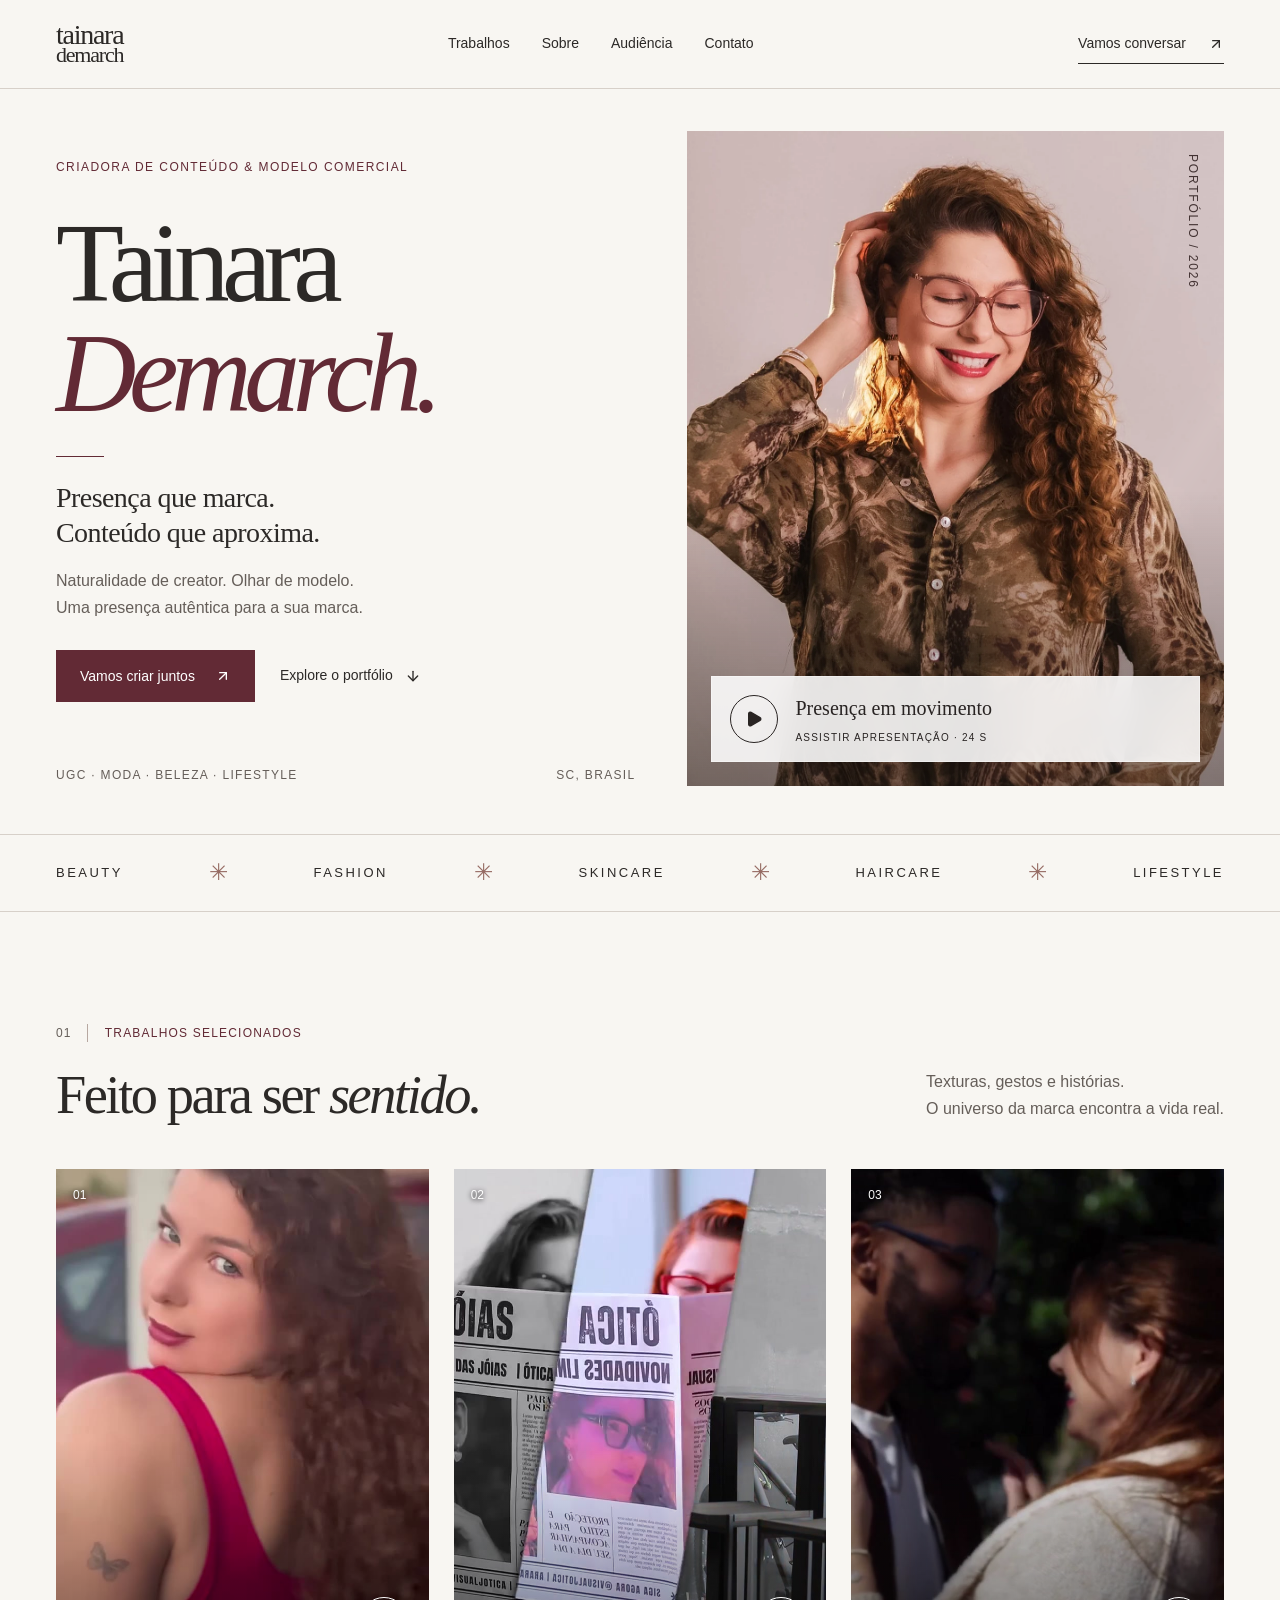
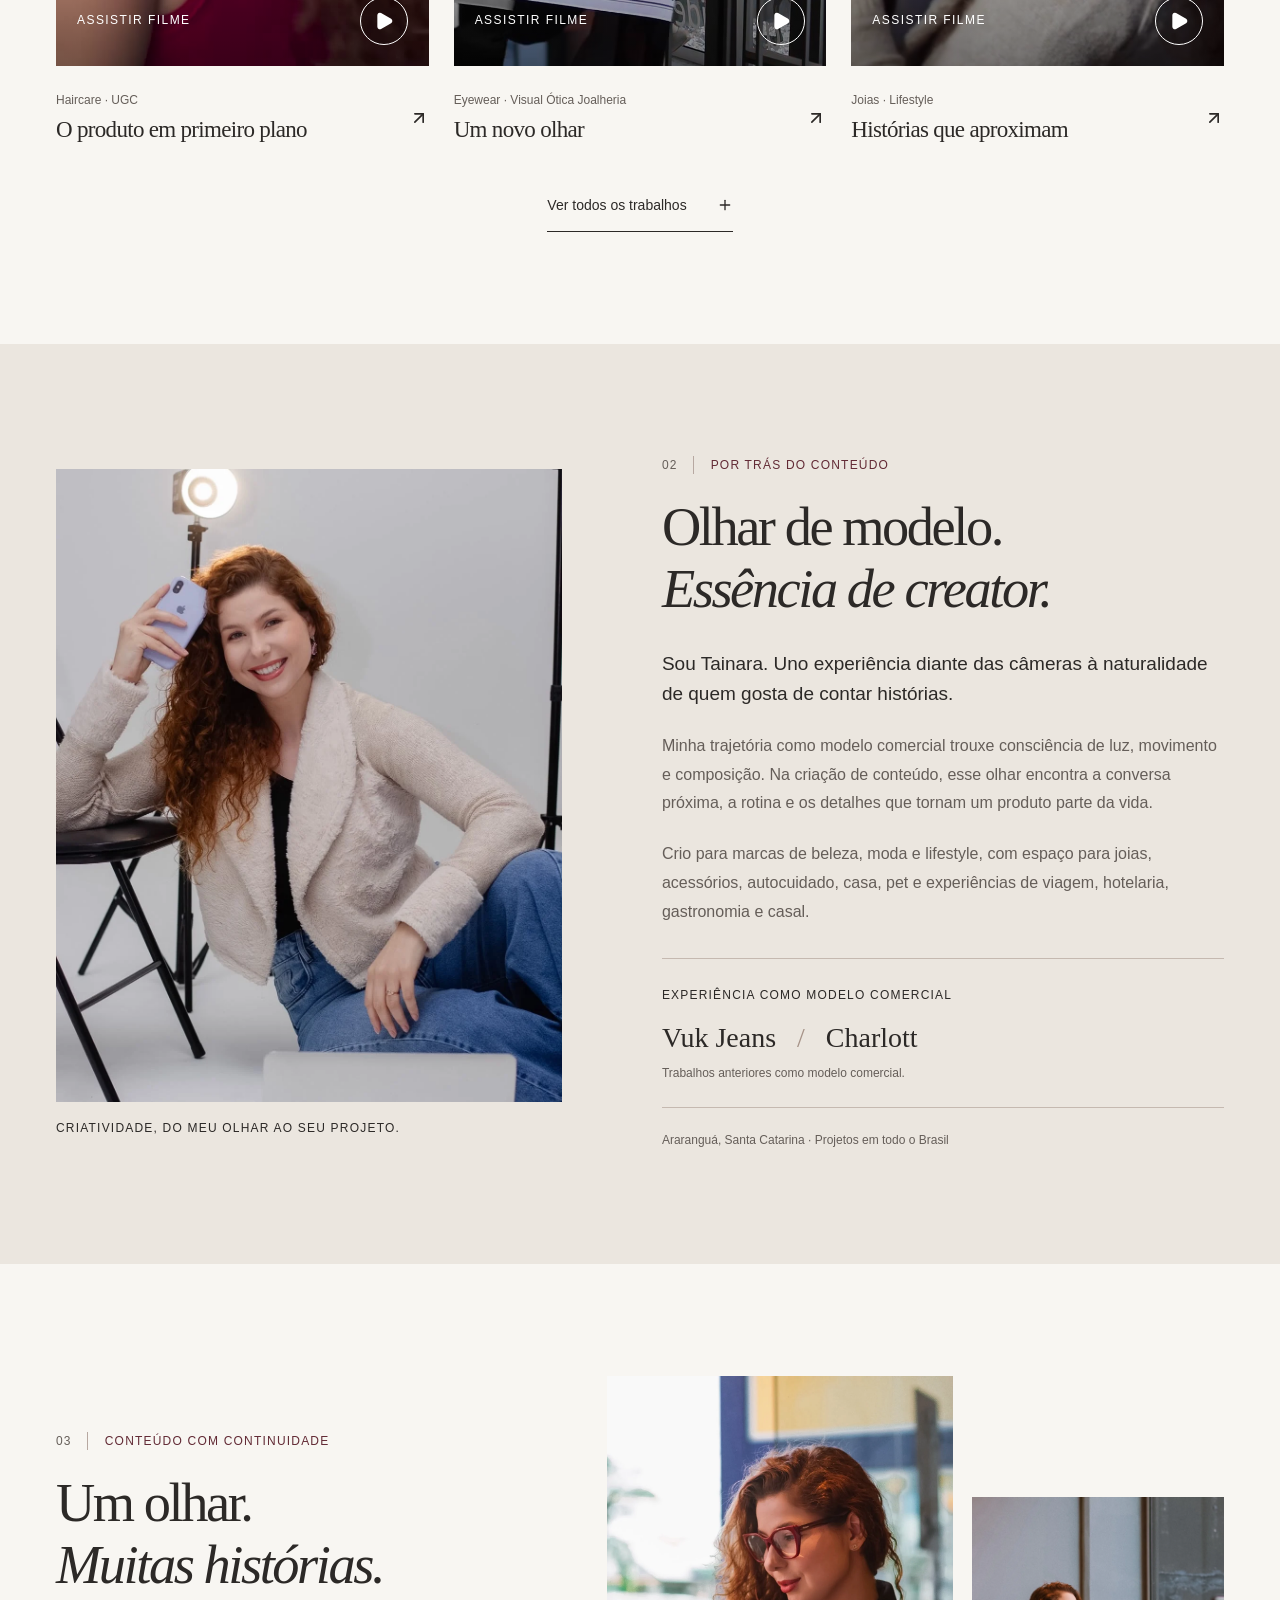
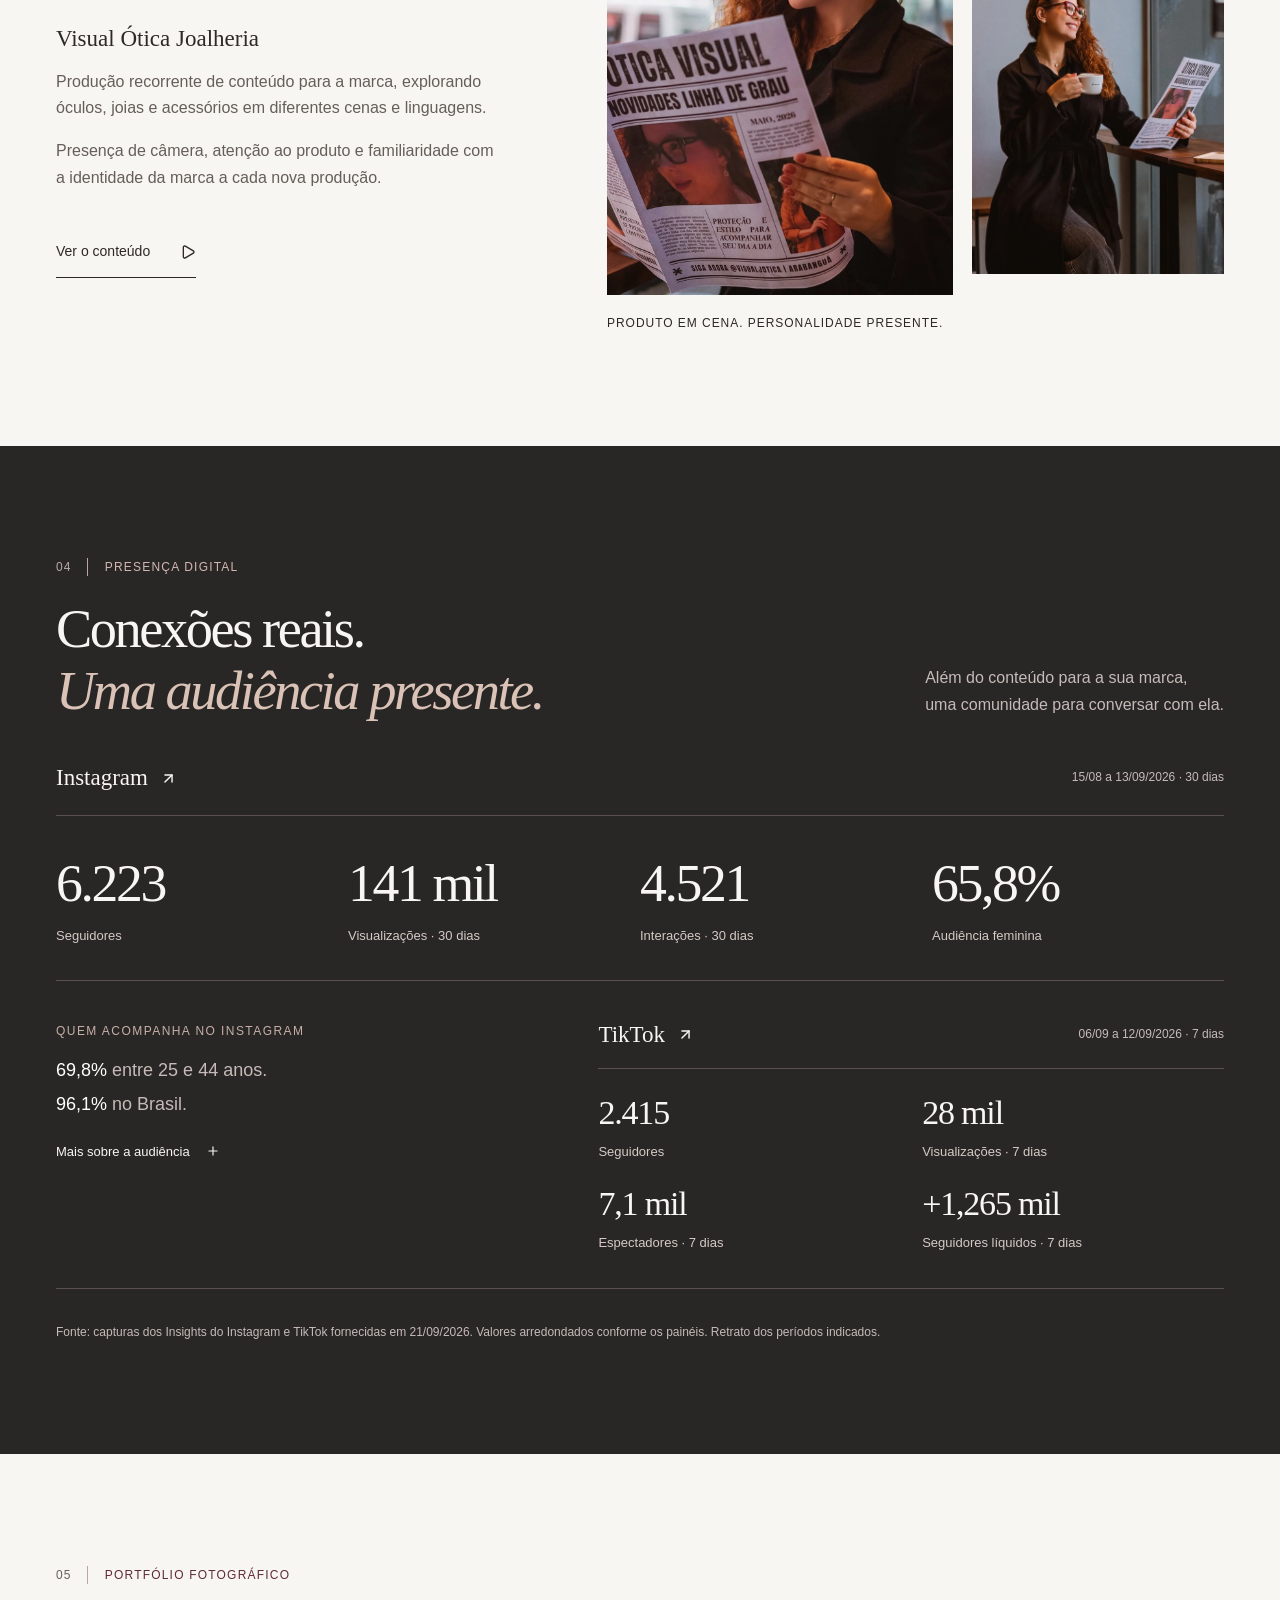
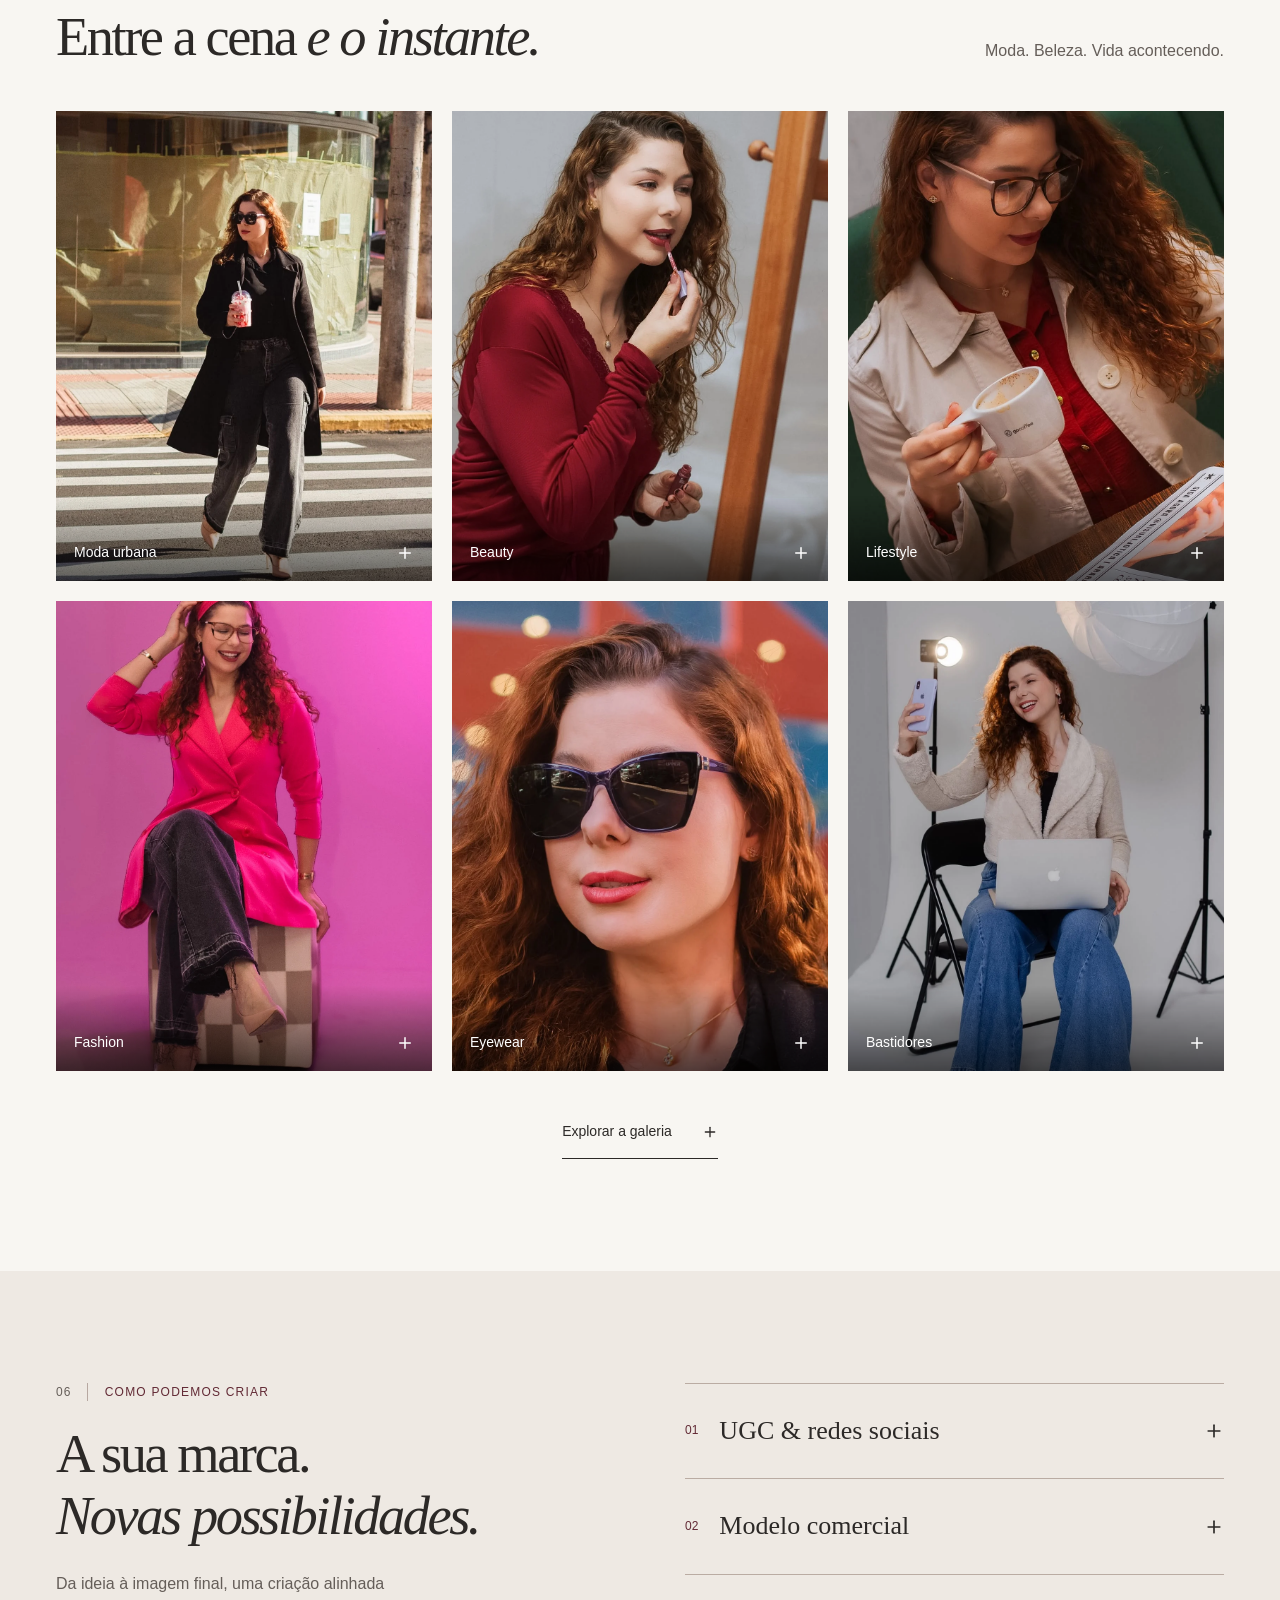
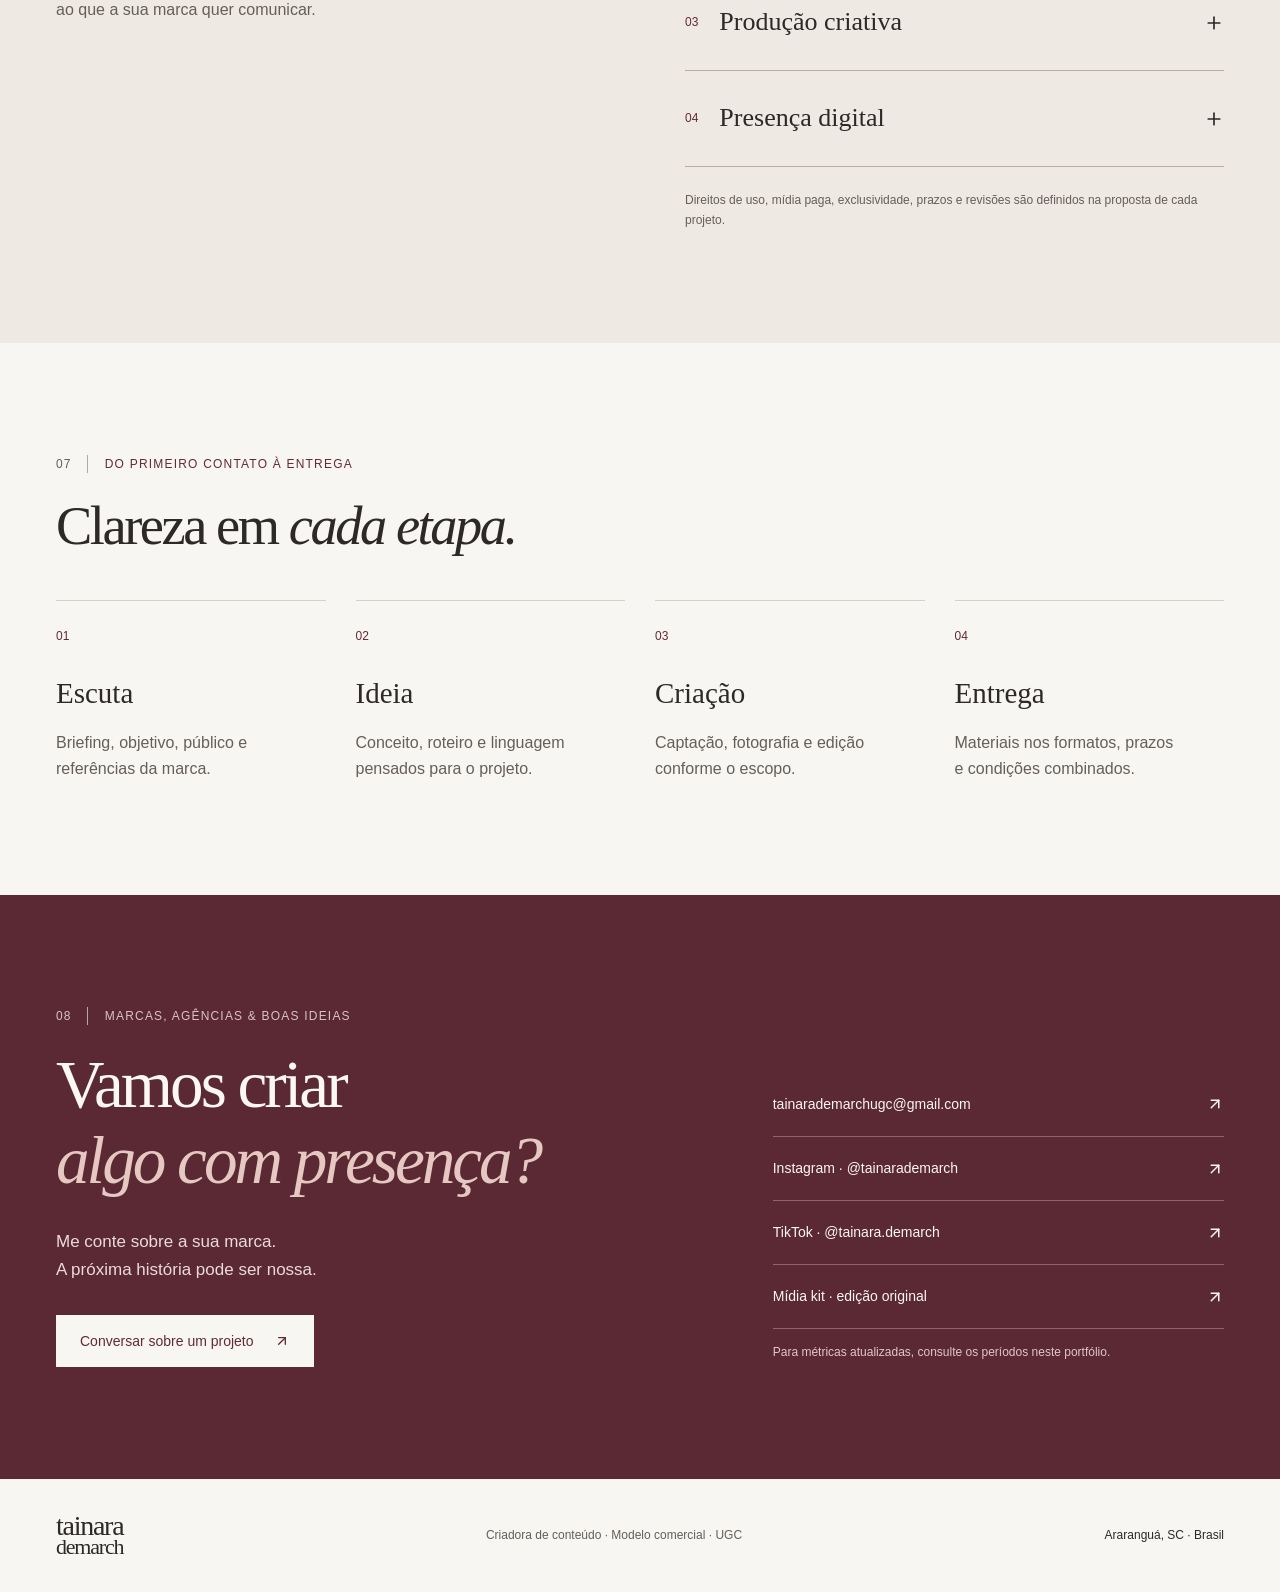
<file: index.html>
<!doctype html><html lang="pt-BR"><head><meta charset="utf-8"><meta name="viewport" content="width=device-width,initial-scale=1"><title>Tainara Demarch | Criadora de Conteúdo, UGC e Modelo Comercial</title><meta name="description" content="Naturalidade de creator e experiência de modelo comercial. Conheça os trabalhos de Tainara Demarch em beleza, moda, joias, eyewear e lifestyle. Araranguá, SC."><meta name="theme-color" content="#622a35"><link rel="canonical" href="https://tainarademarch.netlify.app/"><link rel="icon" href="/assets/favicon.svg"><meta property="og:type" content="website"><meta property="og:locale" content="pt_BR"><meta property="og:title" content="Tainara Demarch | Criadora de Conteúdo, UGC e Modelo Comercial"><meta property="og:description" content="Naturalidade de creator e experiência de modelo comercial. Beleza, moda e lifestyle."><meta property="og:url" content="https://tainarademarch.netlify.app/"><meta property="og:image" content="https://tainarademarch.netlify.app/assets/images/compartilhamento-tainara.jpg"><meta name="twitter:card" content="summary_large_image"><meta name="twitter:title" content="Tainara Demarch | Criadora de Conteúdo, UGC e Modelo Comercial"><meta name="twitter:description" content="Naturalidade de creator e experiência de modelo comercial. Beleza, moda e lifestyle."><meta name="twitter:image" content="https://tainarademarch.netlify.app/assets/images/compartilhamento-tainara.jpg">  <script type="module" crossorigin src="/assets/netlify-entry-4uy7aeze.js"></script>
  <link rel="stylesheet" crossorigin href="/assets/netlify-entry-dwkay1d4.css">
</head><body><div id="root"><link rel="preload" as="image" href="/assets/images/portrait-hero.webp" fetchPriority="high"/><a class="skip" href="#conteudo">Ir para o conteúdo</a><header class="nav-wrap"><nav class="nav shell" aria-label="Navegação principal"><a class="wordmark" href="#inicio" aria-label="Tainara Demarch, início">tainara<span>demarch</span></a><div class="nav-links " id="navigation"><a href="#trabalhos">Trabalhos</a><a href="#sobre">Sobre</a><a href="#audiencia">Audiência</a><a href="#contato">Contato</a></div><a class="nav-project" href="https://wa.me/5548998170835?text=Ol%C3%A1%2C%20Tainara!%20Gostaria%20de%20conversar%20sobre%20um%20projeto%20para%20minha%20marca." target="_blank" rel="noopener noreferrer">Vamos conversar <svg xmlns="http://www.w3.org/2000/svg" width="16" height="16" viewBox="0 0 24 24" fill="none" stroke="currentColor" stroke-width="2" stroke-linecap="round" stroke-linejoin="round" class="lucide lucide-arrow-up-right" aria-hidden="true"><path d="M7 7h10v10"></path><path d="M7 17 17 7"></path></svg></a><button data-slot="button" data-variant="ghost" data-size="default" class="inline-flex shrink-0 items-center justify-center gap-2 rounded-md text-sm font-medium whitespace-nowrap transition-all outline-none focus-visible:border-ring focus-visible:ring-[3px] focus-visible:ring-ring/50 disabled:pointer-events-none disabled:opacity-50 aria-invalid:border-destructive aria-invalid:ring-destructive/20 dark:aria-invalid:ring-destructive/40 [&amp;_svg]:pointer-events-none [&amp;_svg]:shrink-0 [&amp;_svg:not([class*=&#x27;size-&#x27;])]:size-4 hover:bg-accent hover:text-accent-foreground dark:hover:bg-accent/50 h-9 px-4 py-2 has-[&gt;svg]:px-3 menu-toggle" aria-label="Abrir menu" aria-controls="navigation" aria-expanded="false"><svg xmlns="http://www.w3.org/2000/svg" width="24" height="24" viewBox="0 0 24 24" fill="none" stroke="currentColor" stroke-width="2" stroke-linecap="round" stroke-linejoin="round" class="lucide lucide-menu" aria-hidden="true"><path d="M4 5h16"></path><path d="M4 12h16"></path><path d="M4 19h16"></path></svg></button></nav></header><main id="conteudo"><section class="hero shell" id="inicio"><div class="hero-copy"><p class="eyebrow">CRIADORA DE CONTEÚDO &amp; MODELO COMERCIAL</p><h1>Tainara<br/><em>Demarch.</em></h1><div class="hero-line"></div><p class="hero-statement">Presença que marca.<br/>Conteúdo que aproxima.</p><p class="hero-description">Naturalidade de creator. Olhar de modelo.<br/>Uma presença autêntica para a sua marca.</p><div class="hero-actions"><a href="https://wa.me/5548998170835?text=Ol%C3%A1%2C%20Tainara!%20Gostaria%20de%20conversar%20sobre%20um%20projeto%20para%20minha%20marca." target="_blank" rel="noopener noreferrer" data-slot="button" data-variant="default" data-size="default" class="inline-flex shrink-0 items-center justify-center gap-2 rounded-md text-sm font-medium whitespace-nowrap transition-all outline-none focus-visible:border-ring focus-visible:ring-[3px] focus-visible:ring-ring/50 disabled:pointer-events-none disabled:opacity-50 aria-invalid:border-destructive aria-invalid:ring-destructive/20 dark:aria-invalid:ring-destructive/40 [&amp;_svg]:pointer-events-none [&amp;_svg]:shrink-0 [&amp;_svg:not([class*=&#x27;size-&#x27;])]:size-4 bg-primary text-primary-foreground hover:bg-primary/90 h-9 px-4 py-2 has-[&gt;svg]:px-3 cta">Vamos criar juntos<svg xmlns="http://www.w3.org/2000/svg" width="18" height="18" viewBox="0 0 24 24" fill="none" stroke="currentColor" stroke-width="2" stroke-linecap="round" stroke-linejoin="round" class="lucide lucide-arrow-up-right" aria-hidden="true"><path d="M7 7h10v10"></path><path d="M7 17 17 7"></path></svg></a><a href="#trabalhos" class="text-link">Explore o portfólio <svg xmlns="http://www.w3.org/2000/svg" width="16" height="16" viewBox="0 0 24 24" fill="none" stroke="currentColor" stroke-width="2" stroke-linecap="round" stroke-linejoin="round" class="lucide lucide-arrow-down" aria-hidden="true"><path d="M12 5v14"></path><path d="m19 12-7 7-7-7"></path></svg></a></div><div class="hero-foot"><span>UGC · MODA · BELEZA · LIFESTYLE</span><span>SC, BRASIL</span></div></div><div class="hero-visual"><img class="hero-photo" src="/assets/images/portrait-hero.webp" alt="Tainara Demarch em retrato editorial, de óculos e cabelos cacheados" fetchPriority="high" width="900" height="1200"/><canvas class="silk-canvas" aria-hidden="true"></canvas><span class="image-index">PORTFÓLIO / 2026</span><button class="reel-teaser"><span class="play-disc"><svg xmlns="http://www.w3.org/2000/svg" width="18" height="18" viewBox="0 0 24 24" fill="currentColor" stroke="currentColor" stroke-width="2" stroke-linecap="round" stroke-linejoin="round" class="lucide lucide-play" aria-hidden="true"><path d="M5 5a2 2 0 0 1 3.008-1.728l11.997 6.998a2 2 0 0 1 .003 3.458l-12 7A2 2 0 0 1 5 19z"></path></svg></span><span>Presença em movimento<small>ASSISTIR APRESENTAÇÃO · 24 S</small></span></button></div></section><div class="specialties"><div class="shell"><span>BEAUTY</span><i>✳</i><span>FASHION</span><i>✳</i><span>SKINCARE</span><i>✳</i><span>HAIRCARE</span><i>✳</i><span>LIFESTYLE</span></div></div><section class="selected shell section" id="trabalhos"><div class="section-head reveal"><div><div class="section-label"><span>01</span>TRABALHOS SELECIONADOS</div><h2>Feito para ser <em>sentido.</em></h2></div><p>Texturas, gestos e histórias.<br/>O universo da marca encontra a vida real.</p></div><div class="work-grid"><article class="work"><button class="work-image" aria-label="Assistir: O produto em primeiro plano"><img src="/assets/posters/cuidados-cabelo-ugc-v2.jpg" alt="Textura, movimento e demonstração de cuidados com o cabelo." loading="lazy" width="720" height="1280"/><span class="work-number">0<!-- -->1</span><span class="play-disc"><svg xmlns="http://www.w3.org/2000/svg" width="20" height="20" viewBox="0 0 24 24" fill="currentColor" stroke="currentColor" stroke-width="2" stroke-linecap="round" stroke-linejoin="round" class="lucide lucide-play" aria-hidden="true"><path d="M5 5a2 2 0 0 1 3.008-1.728l11.997 6.998a2 2 0 0 1 .003 3.458l-12 7A2 2 0 0 1 5 19z"></path></svg></span><span class="watch-label">ASSISTIR FILME</span></button><div class="work-caption"><div><p>Haircare · UGC</p><h3>O produto em primeiro plano</h3></div><svg xmlns="http://www.w3.org/2000/svg" width="20" height="20" viewBox="0 0 24 24" fill="none" stroke="currentColor" stroke-width="2" stroke-linecap="round" stroke-linejoin="round" class="lucide lucide-arrow-up-right" aria-hidden="true"><path d="M7 7h10v10"></path><path d="M7 17 17 7"></path></svg></div></article><article class="work"><button class="work-image" aria-label="Assistir: Um novo olhar"><img src="/assets/posters/otica-visual-conteudo.jpg" alt="Óculos e presença de câmera em conteúdo produzido para a marca." loading="lazy" width="720" height="1280"/><span class="work-number">0<!-- -->2</span><span class="play-disc"><svg xmlns="http://www.w3.org/2000/svg" width="20" height="20" viewBox="0 0 24 24" fill="currentColor" stroke="currentColor" stroke-width="2" stroke-linecap="round" stroke-linejoin="round" class="lucide lucide-play" aria-hidden="true"><path d="M5 5a2 2 0 0 1 3.008-1.728l11.997 6.998a2 2 0 0 1 .003 3.458l-12 7A2 2 0 0 1 5 19z"></path></svg></span><span class="watch-label">ASSISTIR FILME</span></button><div class="work-caption"><div><p>Eyewear · Visual Ótica Joalheria</p><h3>Um novo olhar</h3></div><svg xmlns="http://www.w3.org/2000/svg" width="20" height="20" viewBox="0 0 24 24" fill="none" stroke="currentColor" stroke-width="2" stroke-linecap="round" stroke-linejoin="round" class="lucide lucide-arrow-up-right" aria-hidden="true"><path d="M7 7h10v10"></path><path d="M7 17 17 7"></path></svg></div></article><article class="work"><button class="work-image" aria-label="Assistir: Histórias que aproximam"><img src="/assets/posters/joias-estilo.jpg" alt="Joias e afeto em uma narrativa visual de casal." loading="lazy" width="720" height="1280"/><span class="work-number">0<!-- -->3</span><span class="play-disc"><svg xmlns="http://www.w3.org/2000/svg" width="20" height="20" viewBox="0 0 24 24" fill="currentColor" stroke="currentColor" stroke-width="2" stroke-linecap="round" stroke-linejoin="round" class="lucide lucide-play" aria-hidden="true"><path d="M5 5a2 2 0 0 1 3.008-1.728l11.997 6.998a2 2 0 0 1 .003 3.458l-12 7A2 2 0 0 1 5 19z"></path></svg></span><span class="watch-label">ASSISTIR FILME</span></button><div class="work-caption"><div><p>Joias · Lifestyle</p><h3>Histórias que aproximam</h3></div><svg xmlns="http://www.w3.org/2000/svg" width="20" height="20" viewBox="0 0 24 24" fill="none" stroke="currentColor" stroke-width="2" stroke-linecap="round" stroke-linejoin="round" class="lucide lucide-arrow-up-right" aria-hidden="true"><path d="M7 7h10v10"></path><path d="M7 17 17 7"></path></svg></div></article></div><button data-slot="button" data-variant="outline" data-size="default" class="inline-flex shrink-0 items-center justify-center gap-2 rounded-md text-sm font-medium whitespace-nowrap transition-all outline-none focus-visible:border-ring focus-visible:ring-[3px] focus-visible:ring-ring/50 disabled:pointer-events-none disabled:opacity-50 aria-invalid:border-destructive aria-invalid:ring-destructive/20 dark:aria-invalid:ring-destructive/40 [&amp;_svg]:pointer-events-none [&amp;_svg]:shrink-0 [&amp;_svg:not([class*=&#x27;size-&#x27;])]:size-4 border bg-background shadow-xs hover:bg-accent hover:text-accent-foreground dark:border-input dark:bg-input/30 dark:hover:bg-input/50 h-9 px-4 py-2 has-[&gt;svg]:px-3 expand" aria-expanded="false">Ver todos os trabalhos<svg xmlns="http://www.w3.org/2000/svg" width="17" height="17" viewBox="0 0 24 24" fill="none" stroke="currentColor" stroke-width="2" stroke-linecap="round" stroke-linejoin="round" class="lucide lucide-plus" aria-hidden="true"><path d="M5 12h14"></path><path d="M12 5v14"></path></svg></button></section><section class="about section" id="sobre"><div class="shell about-grid"><div class="about-photo reveal"><img src="/assets/images/capa-tainara-demarch.webp" alt="Tainara em seu ambiente de criação, com celular e iluminação de estúdio" loading="lazy" width="800" height="1000"/><span class="photo-caption">CRIATIVIDADE, DO MEU OLHAR AO SEU PROJETO.</span></div><div class="about-copy reveal"><div class="section-label"><span>02</span>POR TRÁS DO CONTEÚDO</div><h2>Olhar de modelo.<br/><em>Essência de creator.</em></h2><p class="lead">Sou Tainara. Uno experiência diante das câmeras à naturalidade de quem gosta de contar histórias.</p><p>Minha trajetória como modelo comercial trouxe consciência de luz, movimento e composição. Na criação de conteúdo, esse olhar encontra a conversa próxima, a rotina e os detalhes que tornam um produto parte da vida.</p><p>Crio para marcas de beleza, moda e lifestyle, com espaço para joias, acessórios, autocuidado, casa, pet e experiências de viagem, hotelaria, gastronomia e casal.</p><div class="experience"><span>EXPERIÊNCIA COMO MODELO COMERCIAL</span><div>Vuk Jeans <i>/</i> Charlott</div><small>Trabalhos anteriores como modelo comercial.</small></div><p class="location">Araranguá, Santa Catarina · Projetos em todo o Brasil</p></div></div></section><section class="brand-story shell section" id="visual"><div class="story-copy reveal"><div class="section-label"><span>03</span>CONTEÚDO COM CONTINUIDADE</div><h2>Um olhar.<br/><em>Muitas histórias.</em></h2><h3>Visual Ótica Joalheria</h3><p>Produção recorrente de conteúdo para a marca, explorando óculos, joias e acessórios em diferentes cenas e linguagens.</p><p>Presença de câmera, atenção ao produto e familiaridade com a identidade da marca a cada nova produção.</p><button data-slot="button" data-variant="outline" data-size="default" class="inline-flex shrink-0 items-center justify-center gap-2 rounded-md text-sm font-medium whitespace-nowrap transition-all outline-none focus-visible:border-ring focus-visible:ring-[3px] focus-visible:ring-ring/50 disabled:pointer-events-none disabled:opacity-50 aria-invalid:border-destructive aria-invalid:ring-destructive/20 dark:aria-invalid:ring-destructive/40 [&amp;_svg]:pointer-events-none [&amp;_svg]:shrink-0 [&amp;_svg:not([class*=&#x27;size-&#x27;])]:size-4 border bg-background shadow-xs hover:bg-accent hover:text-accent-foreground dark:border-input dark:bg-input/30 dark:hover:bg-input/50 h-9 px-4 py-2 has-[&gt;svg]:px-3 expand">Ver o conteúdo <svg xmlns="http://www.w3.org/2000/svg" width="15" height="15" viewBox="0 0 24 24" fill="none" stroke="currentColor" stroke-width="2" stroke-linecap="round" stroke-linejoin="round" class="lucide lucide-play" aria-hidden="true"><path d="M5 5a2 2 0 0 1 3.008-1.728l11.997 6.998a2 2 0 0 1 .003 3.458l-12 7A2 2 0 0 1 5 19z"></path></svg></button></div><div class="story-photos reveal"><img src="/assets/images/nova-05-otica-jornal.webp" alt="Tainara com jornal da Visual Ótica Joalheria" loading="lazy" width="700" height="1000"/><img src="/assets/images/nova-04-otica-cafe.webp" alt="Tainara usando óculos de grau em uma cafeteria" loading="lazy" width="600" height="850"/><span>PRODUTO EM CENA. PERSONALIDADE PRESENTE.</span></div></section><section class="audience section" id="audiencia"><div class="shell"><div class="section-head reveal"><div><div class="section-label"><span>04</span>PRESENÇA DIGITAL</div><h2>Conexões reais.<br/><em>Uma audiência presente.</em></h2></div><p>Além do conteúdo para a sua marca,<br/>uma comunidade para conversar com ela.</p></div><div class="platform-head"><a href="https://instagram.com/tainarademarch" target="_blank" rel="noopener noreferrer">Instagram <svg xmlns="http://www.w3.org/2000/svg" width="17" height="17" viewBox="0 0 24 24" fill="none" stroke="currentColor" stroke-width="2" stroke-linecap="round" stroke-linejoin="round" class="lucide lucide-arrow-up-right" aria-hidden="true"><path d="M7 7h10v10"></path><path d="M7 17 17 7"></path></svg></a><span>15/08 a 13/09/2026<!-- --> · 30 dias</span></div><div class="stats"><div><strong>6.223</strong><span>Seguidores</span></div><div><strong>141 mil</strong><span>Visualizações · 30 dias</span></div><div><strong>4.521</strong><span>Interações · 30 dias</span></div><div><strong>65,8%</strong><span>Audiência feminina</span></div></div><div class="audience-bottom"><div class="audience-profile"><p class="eyebrow">QUEM ACOMPANHA NO INSTAGRAM</p><p><strong>69,8<!-- -->%</strong> entre 25 e 44 anos.<br/><strong>96,1<!-- -->%</strong> no Brasil.</p><details><summary>Mais sobre a audiência <svg xmlns="http://www.w3.org/2000/svg" width="14" height="14" viewBox="0 0 24 24" fill="none" stroke="currentColor" stroke-width="2" stroke-linecap="round" stroke-linejoin="round" class="lucide lucide-plus" aria-hidden="true"><path d="M5 12h14"></path><path d="M12 5v14"></path></svg></summary><div class="age-list"><div><span>13–17<!-- --> anos</span><span>0,6<!-- -->%</span></div><div><span>18–24<!-- --> anos</span><span>5,8<!-- -->%</span></div><div><span>25–34<!-- --> anos</span><span>35,6<!-- -->%</span></div><div><span>35–44<!-- --> anos</span><span>34,2<!-- -->%</span></div><div><span>45–54<!-- --> anos</span><span>16<!-- -->%</span></div><div><span>55–64<!-- --> anos</span><span>5,9<!-- -->%</span></div><div><span>65+<!-- --> anos</span><span>1,9<!-- -->%</span></div></div></details></div><div class="tiktok"><div class="platform-head"><a href="https://www.tiktok.com/@tainara.demarch" target="_blank" rel="noopener noreferrer">TikTok <svg xmlns="http://www.w3.org/2000/svg" width="17" height="17" viewBox="0 0 24 24" fill="none" stroke="currentColor" stroke-width="2" stroke-linecap="round" stroke-linejoin="round" class="lucide lucide-arrow-up-right" aria-hidden="true"><path d="M7 7h10v10"></path><path d="M7 17 17 7"></path></svg></a><span>06/09 a 12/09/2026<!-- --> · 7 dias</span></div><div class="tiktok-stats"><div><strong>2.415</strong><span>Seguidores</span></div><div><strong>28 mil</strong><span>Visualizações · 7 dias</span></div><div><strong>7,1 mil</strong><span>Espectadores · 7 dias</span></div><div><strong>+1,265 mil</strong><span>Seguidores líquidos · 7 dias</span></div></div></div></div><p class="metrics-note">Fonte: capturas dos Insights do Instagram e TikTok fornecidas em <!-- -->21/09/2026<!-- -->. Valores arredondados conforme os painéis. Retrato dos períodos indicados.</p></div></section><section class="gallery shell section" id="galeria"><div class="section-head reveal"><div><div class="section-label"><span>05</span>PORTFÓLIO FOTOGRÁFICO</div><h2>Entre a cena <em>e o instante.</em></h2></div><p>Moda. Beleza. Vida acontecendo.</p></div><div class="photo-grid"><button class="gallery-item item-0" aria-label="Ampliar: Moda urbana"><img src="/assets/images/nova-01-moda-urbana.webp" alt="Tainara atravessando a rua em produção preta" loading="lazy" width="700" height="1000"/><span>Moda urbana<svg xmlns="http://www.w3.org/2000/svg" width="18" height="18" viewBox="0 0 24 24" fill="none" stroke="currentColor" stroke-width="2" stroke-linecap="round" stroke-linejoin="round" class="lucide lucide-plus" aria-hidden="true"><path d="M5 12h14"></path><path d="M12 5v14"></path></svg></span></button><button class="gallery-item item-1" aria-label="Ampliar: Beauty"><img src="/assets/images/beauty-lips.webp" alt="Tainara aplicando produto labial diante do espelho" loading="lazy" width="700" height="1000"/><span>Beauty<svg xmlns="http://www.w3.org/2000/svg" width="18" height="18" viewBox="0 0 24 24" fill="none" stroke="currentColor" stroke-width="2" stroke-linecap="round" stroke-linejoin="round" class="lucide lucide-plus" aria-hidden="true"><path d="M5 12h14"></path><path d="M12 5v14"></path></svg></span></button><button class="gallery-item item-2" aria-label="Ampliar: Lifestyle"><img src="/assets/images/nova-13-cafe-editorial.webp" alt="Tainara com uma xícara em um café" loading="lazy" width="700" height="1000"/><span>Lifestyle<svg xmlns="http://www.w3.org/2000/svg" width="18" height="18" viewBox="0 0 24 24" fill="none" stroke="currentColor" stroke-width="2" stroke-linecap="round" stroke-linejoin="round" class="lucide lucide-plus" aria-hidden="true"><path d="M5 12h14"></path><path d="M12 5v14"></path></svg></span></button><button class="gallery-item item-3" aria-label="Ampliar: Fashion"><img src="/assets/images/fashion-pink.webp" alt="Tainara em ensaio de moda com camisa rosa" loading="lazy" width="700" height="1000"/><span>Fashion<svg xmlns="http://www.w3.org/2000/svg" width="18" height="18" viewBox="0 0 24 24" fill="none" stroke="currentColor" stroke-width="2" stroke-linecap="round" stroke-linejoin="round" class="lucide lucide-plus" aria-hidden="true"><path d="M5 12h14"></path><path d="M12 5v14"></path></svg></span></button><button class="gallery-item item-4" aria-label="Ampliar: Eyewear"><img src="/assets/images/nova-07-oculos-close.webp" alt="Retrato de Tainara usando óculos escuros" loading="lazy" width="700" height="1000"/><span>Eyewear<svg xmlns="http://www.w3.org/2000/svg" width="18" height="18" viewBox="0 0 24 24" fill="none" stroke="currentColor" stroke-width="2" stroke-linecap="round" stroke-linejoin="round" class="lucide lucide-plus" aria-hidden="true"><path d="M5 12h14"></path><path d="M12 5v14"></path></svg></span></button><button class="gallery-item item-5" aria-label="Ampliar: Bastidores"><img src="/assets/images/nova-16-criacao-estudio.webp" alt="Tainara produzindo conteúdo em estúdio" loading="lazy" width="700" height="1000"/><span>Bastidores<svg xmlns="http://www.w3.org/2000/svg" width="18" height="18" viewBox="0 0 24 24" fill="none" stroke="currentColor" stroke-width="2" stroke-linecap="round" stroke-linejoin="round" class="lucide lucide-plus" aria-hidden="true"><path d="M5 12h14"></path><path d="M12 5v14"></path></svg></span></button></div><button data-slot="button" data-variant="outline" data-size="default" class="inline-flex shrink-0 items-center justify-center gap-2 rounded-md text-sm font-medium whitespace-nowrap transition-all outline-none focus-visible:border-ring focus-visible:ring-[3px] focus-visible:ring-ring/50 disabled:pointer-events-none disabled:opacity-50 aria-invalid:border-destructive aria-invalid:ring-destructive/20 dark:aria-invalid:ring-destructive/40 [&amp;_svg]:pointer-events-none [&amp;_svg]:shrink-0 [&amp;_svg:not([class*=&#x27;size-&#x27;])]:size-4 border bg-background shadow-xs hover:bg-accent hover:text-accent-foreground dark:border-input dark:bg-input/30 dark:hover:bg-input/50 h-9 px-4 py-2 has-[&gt;svg]:px-3 expand" aria-expanded="false">Explorar a galeria<svg xmlns="http://www.w3.org/2000/svg" width="17" height="17" viewBox="0 0 24 24" fill="none" stroke="currentColor" stroke-width="2" stroke-linecap="round" stroke-linejoin="round" class="lucide lucide-plus" aria-hidden="true"><path d="M5 12h14"></path><path d="M12 5v14"></path></svg></button></section><section class="services section" id="servicos"><div class="shell services-grid"><div class="reveal"><div class="section-label"><span>06</span>COMO PODEMOS CRIAR</div><h2>A sua marca.<br/><em>Novas possibilidades.</em></h2><p>Da ideia à imagem final, uma criação alinhada ao que a sua marca quer comunicar.</p></div><div class="service-list"><details><summary><span>01</span><h3>UGC &amp; redes sociais</h3><svg xmlns="http://www.w3.org/2000/svg" width="20" height="20" viewBox="0 0 24 24" fill="none" stroke="currentColor" stroke-width="2" stroke-linecap="round" stroke-linejoin="round" class="lucide lucide-plus" aria-hidden="true"><path d="M5 12h14"></path><path d="M12 5v14"></path></svg></summary><p>Demonstração, review, unboxing, tutorial e fala direta. Reels, TikTok, rotina e locução com linguagem natural.</p></details><details><summary><span>02</span><h3>Modelo comercial</h3><svg xmlns="http://www.w3.org/2000/svg" width="20" height="20" viewBox="0 0 24 24" fill="none" stroke="currentColor" stroke-width="2" stroke-linecap="round" stroke-linejoin="round" class="lucide lucide-plus" aria-hidden="true"><path d="M5 12h14"></path><path d="M12 5v14"></path></svg></summary><p>Campanhas, catálogos, editoriais, fotografia e vídeo comercial. Presença de câmera a serviço da direção criativa.</p></details><details><summary><span>03</span><h3>Produção criativa</h3><svg xmlns="http://www.w3.org/2000/svg" width="20" height="20" viewBox="0 0 24 24" fill="none" stroke="currentColor" stroke-width="2" stroke-linecap="round" stroke-linejoin="round" class="lucide lucide-plus" aria-hidden="true"><path d="M5 12h14"></path><path d="M12 5v14"></path></svg></summary><p>Conceito, roteiro, captação, edição e legendas. Conteúdo orgânico e peças para anúncios conforme o briefing.</p></details><details><summary><span>04</span><h3>Presença digital</h3><svg xmlns="http://www.w3.org/2000/svg" width="20" height="20" viewBox="0 0 24 24" fill="none" stroke="currentColor" stroke-width="2" stroke-linecap="round" stroke-linejoin="round" class="lucide lucide-plus" aria-hidden="true"><path d="M5 12h14"></path><path d="M12 5v14"></path></svg></summary><p>Projetos com publicação no Instagram e TikTok, aproximando a marca da audiência dos meus perfis.</p></details><p class="service-note">Direitos de uso, mídia paga, exclusividade, prazos e revisões são definidos na proposta de cada projeto.</p></div></div></section><section class="process shell section"><div class="section-head"><div><div class="section-label"><span>07</span>DO PRIMEIRO CONTATO À ENTREGA</div><h2>Clareza em <em>cada etapa.</em></h2></div></div><div class="process-grid"><div><span>01</span><h3>Escuta</h3><p>Briefing, objetivo, público e referências da marca.</p></div><div><span>02</span><h3>Ideia</h3><p>Conceito, roteiro e linguagem pensados para o projeto.</p></div><div><span>03</span><h3>Criação</h3><p>Captação, fotografia e edição conforme o escopo.</p></div><div><span>04</span><h3>Entrega</h3><p>Materiais nos formatos, prazos e condições combinados.</p></div></div></section><section class="contact section" id="contato"><div class="shell contact-grid"><div><div class="section-label"><span>08</span>MARCAS, AGÊNCIAS &amp; BOAS IDEIAS</div><h2>Vamos criar<br/><em>algo com presença?</em></h2><p>Me conte sobre a sua marca.<br/>A próxima história pode ser nossa.</p><a href="https://wa.me/5548998170835?text=Ol%C3%A1%2C%20Tainara!%20Gostaria%20de%20conversar%20sobre%20um%20projeto%20para%20minha%20marca." target="_blank" rel="noopener noreferrer" data-slot="button" data-variant="default" data-size="default" class="inline-flex shrink-0 items-center justify-center gap-2 rounded-md text-sm font-medium whitespace-nowrap transition-all outline-none focus-visible:border-ring focus-visible:ring-[3px] focus-visible:ring-ring/50 disabled:pointer-events-none disabled:opacity-50 aria-invalid:border-destructive aria-invalid:ring-destructive/20 dark:aria-invalid:ring-destructive/40 [&amp;_svg]:pointer-events-none [&amp;_svg]:shrink-0 [&amp;_svg:not([class*=&#x27;size-&#x27;])]:size-4 bg-primary text-primary-foreground hover:bg-primary/90 h-9 px-4 py-2 has-[&gt;svg]:px-3 cta">Conversar sobre um projeto<svg xmlns="http://www.w3.org/2000/svg" width="18" height="18" viewBox="0 0 24 24" fill="none" stroke="currentColor" stroke-width="2" stroke-linecap="round" stroke-linejoin="round" class="lucide lucide-arrow-up-right" aria-hidden="true"><path d="M7 7h10v10"></path><path d="M7 17 17 7"></path></svg></a></div><div class="contact-aside"><a href="mailto:tainarademarchugc@gmail.com">tainarademarchugc@gmail.com <svg xmlns="http://www.w3.org/2000/svg" width="18" height="18" viewBox="0 0 24 24" fill="none" stroke="currentColor" stroke-width="2" stroke-linecap="round" stroke-linejoin="round" class="lucide lucide-arrow-up-right" aria-hidden="true"><path d="M7 7h10v10"></path><path d="M7 17 17 7"></path></svg></a><a href="https://instagram.com/tainarademarch" target="_blank" rel="noopener noreferrer">Instagram · @tainarademarch <svg xmlns="http://www.w3.org/2000/svg" width="18" height="18" viewBox="0 0 24 24" fill="none" stroke="currentColor" stroke-width="2" stroke-linecap="round" stroke-linejoin="round" class="lucide lucide-arrow-up-right" aria-hidden="true"><path d="M7 7h10v10"></path><path d="M7 17 17 7"></path></svg></a><a href="https://www.tiktok.com/@tainara.demarch" target="_blank" rel="noopener noreferrer">TikTok · @tainara.demarch <svg xmlns="http://www.w3.org/2000/svg" width="18" height="18" viewBox="0 0 24 24" fill="none" stroke="currentColor" stroke-width="2" stroke-linecap="round" stroke-linejoin="round" class="lucide lucide-arrow-up-right" aria-hidden="true"><path d="M7 7h10v10"></path><path d="M7 17 17 7"></path></svg></a><a href="/assets/docs/midia-kit-tainara-demarch.pdf" target="_blank" rel="noopener noreferrer">Mídia kit · edição original <svg xmlns="http://www.w3.org/2000/svg" width="18" height="18" viewBox="0 0 24 24" fill="none" stroke="currentColor" stroke-width="2" stroke-linecap="round" stroke-linejoin="round" class="lucide lucide-arrow-up-right" aria-hidden="true"><path d="M7 7h10v10"></path><path d="M7 17 17 7"></path></svg></a><small>Para métricas atualizadas, consulte os períodos neste portfólio.</small></div></div></section></main><footer class="shell footer"><a class="wordmark" href="#inicio">tainara<span>demarch</span></a><p>Criadora de conteúdo · Modelo comercial · UGC</p><span>Araranguá, SC · Brasil</span></footer></div><script type="application/ld+json">{"@context":"https://schema.org","@type":"Person","name":"Tainara Demarch","url":"https://tainarademarch.netlify.app/","jobTitle":"Criadora de conteúdo e modelo comercial"}</script></body></html>
</file>
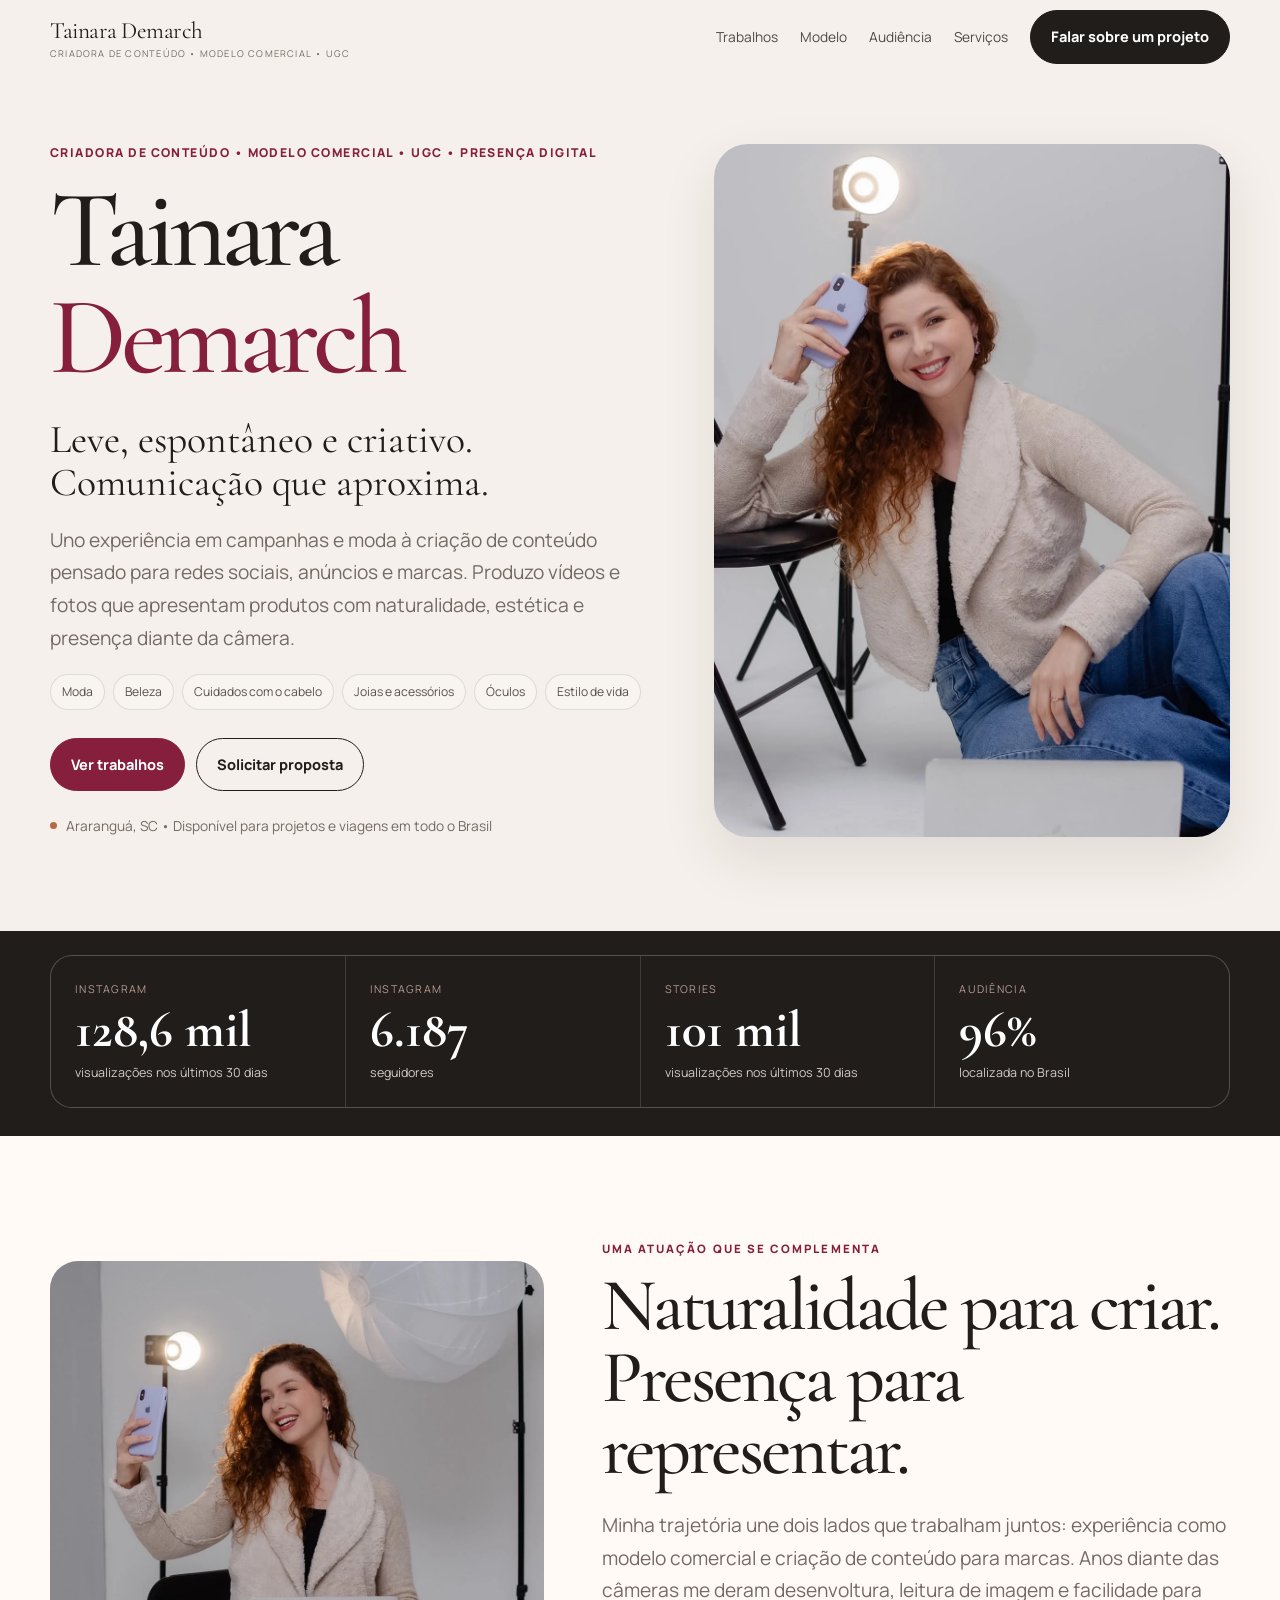
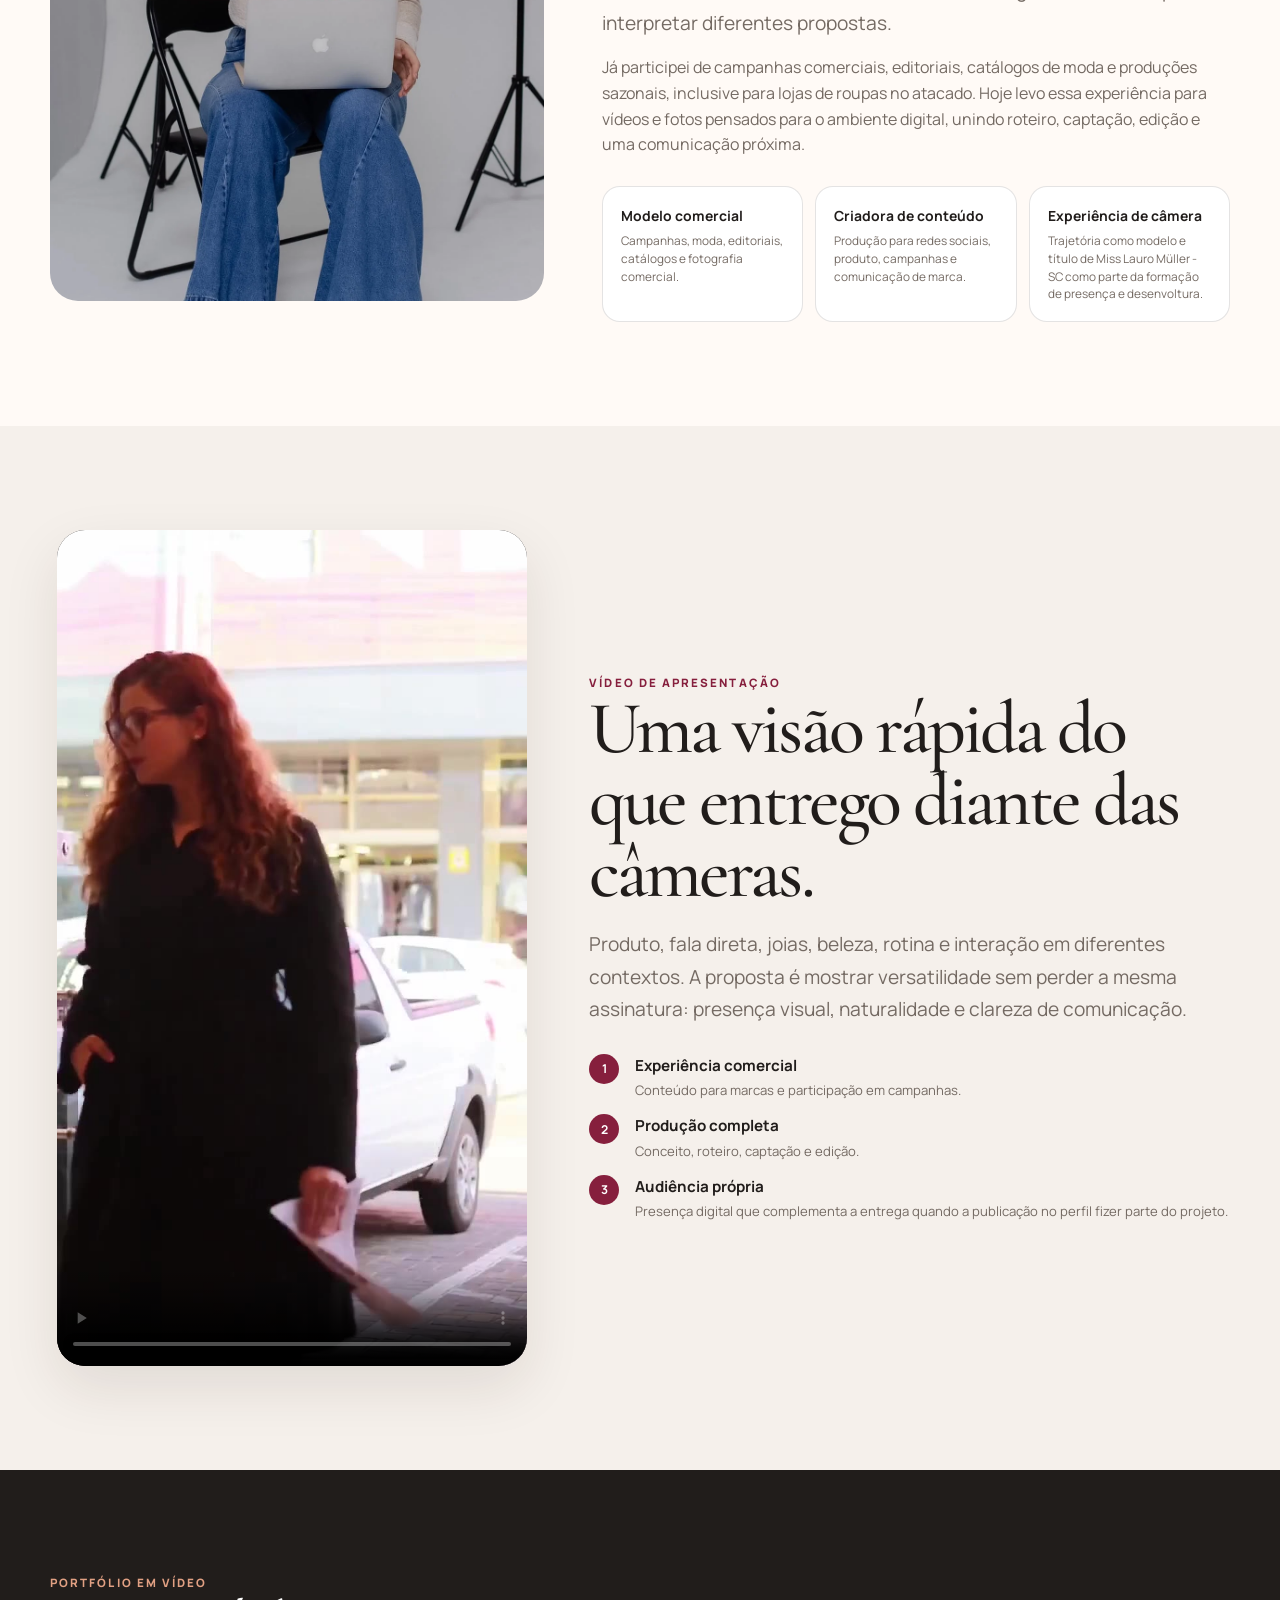
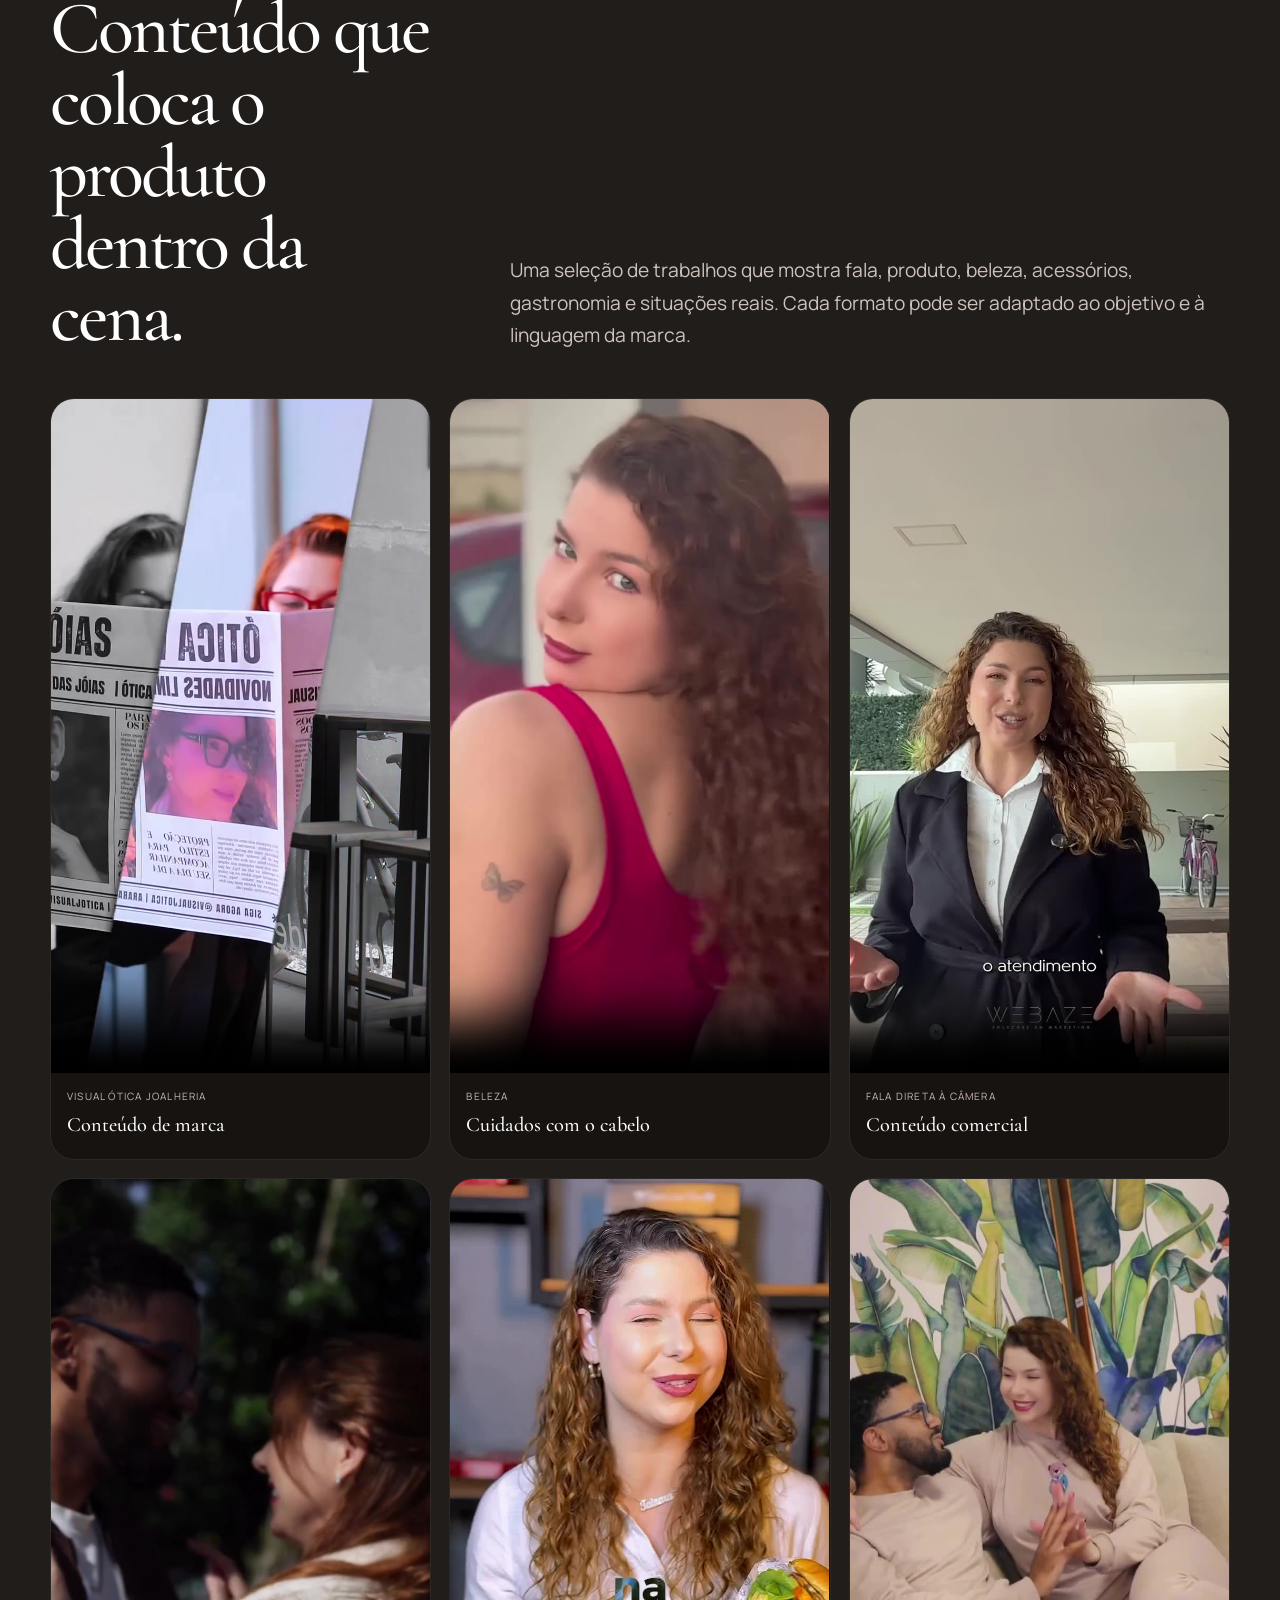
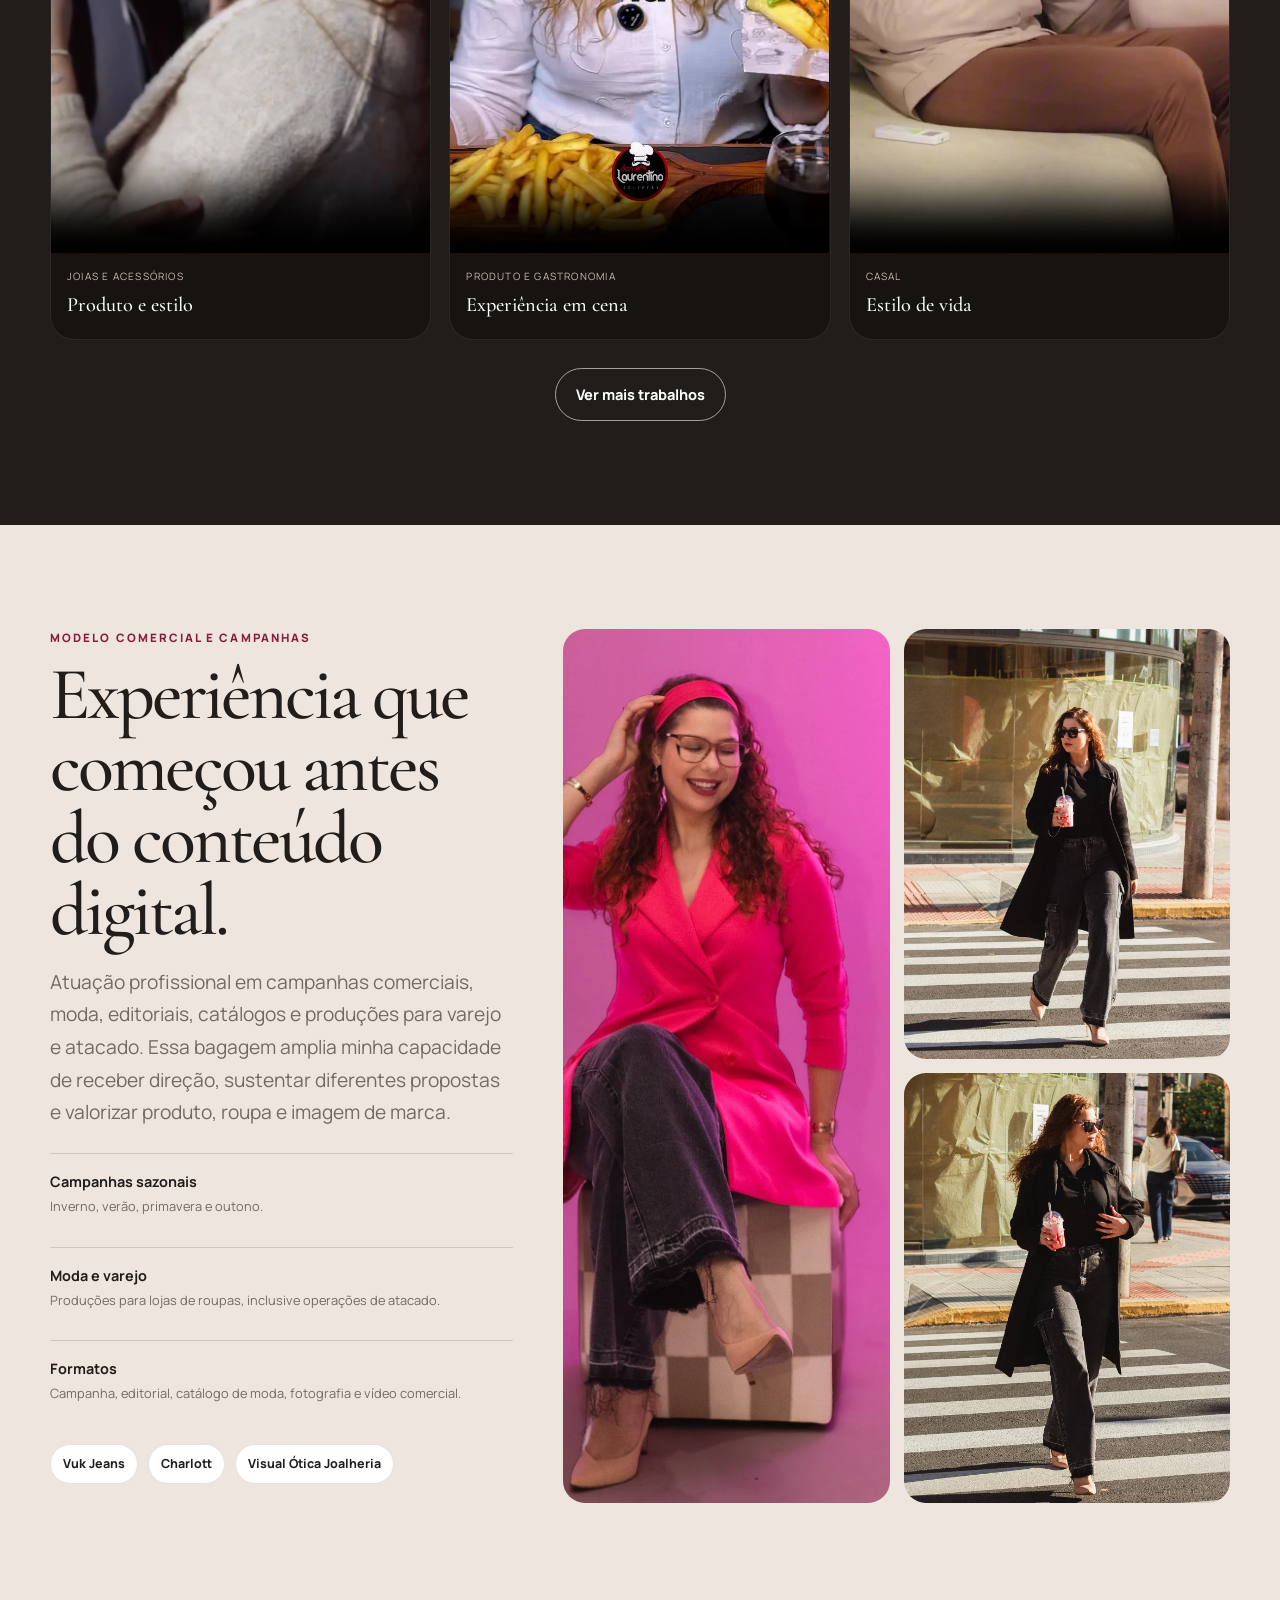
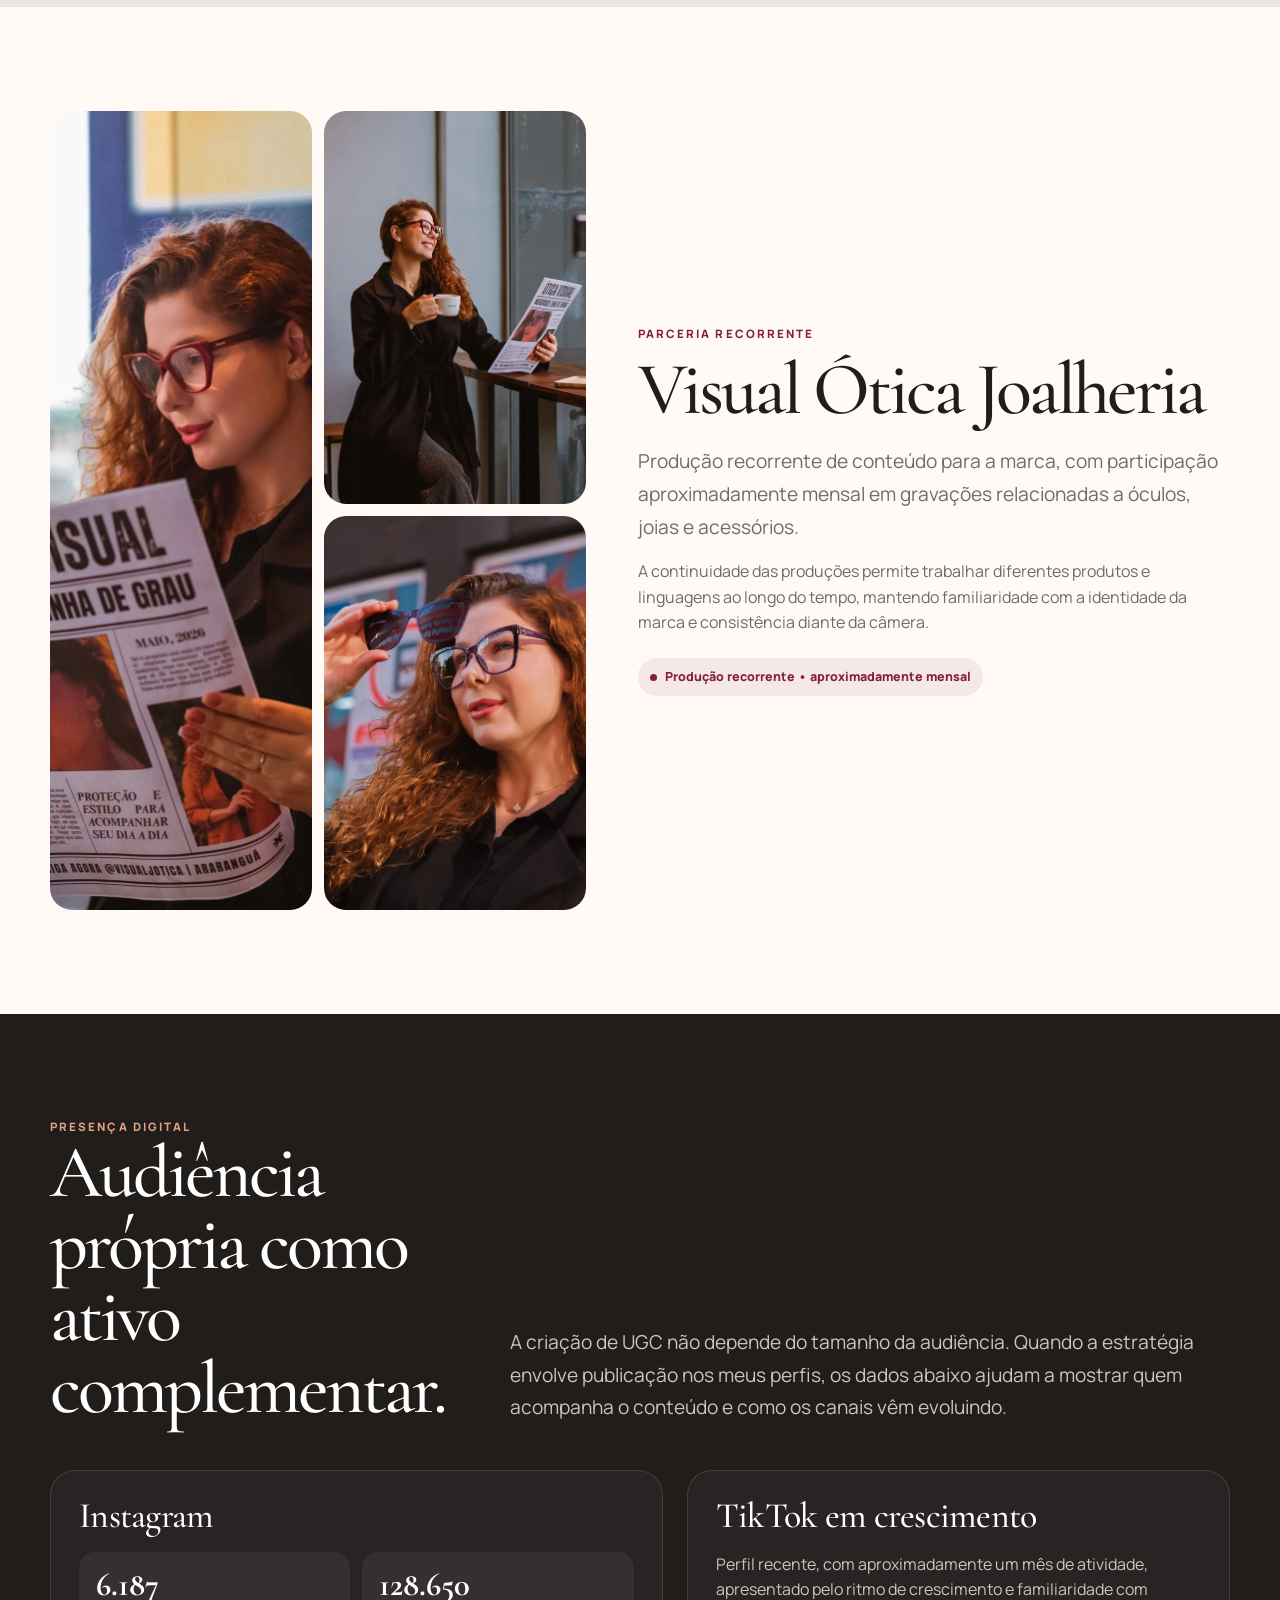
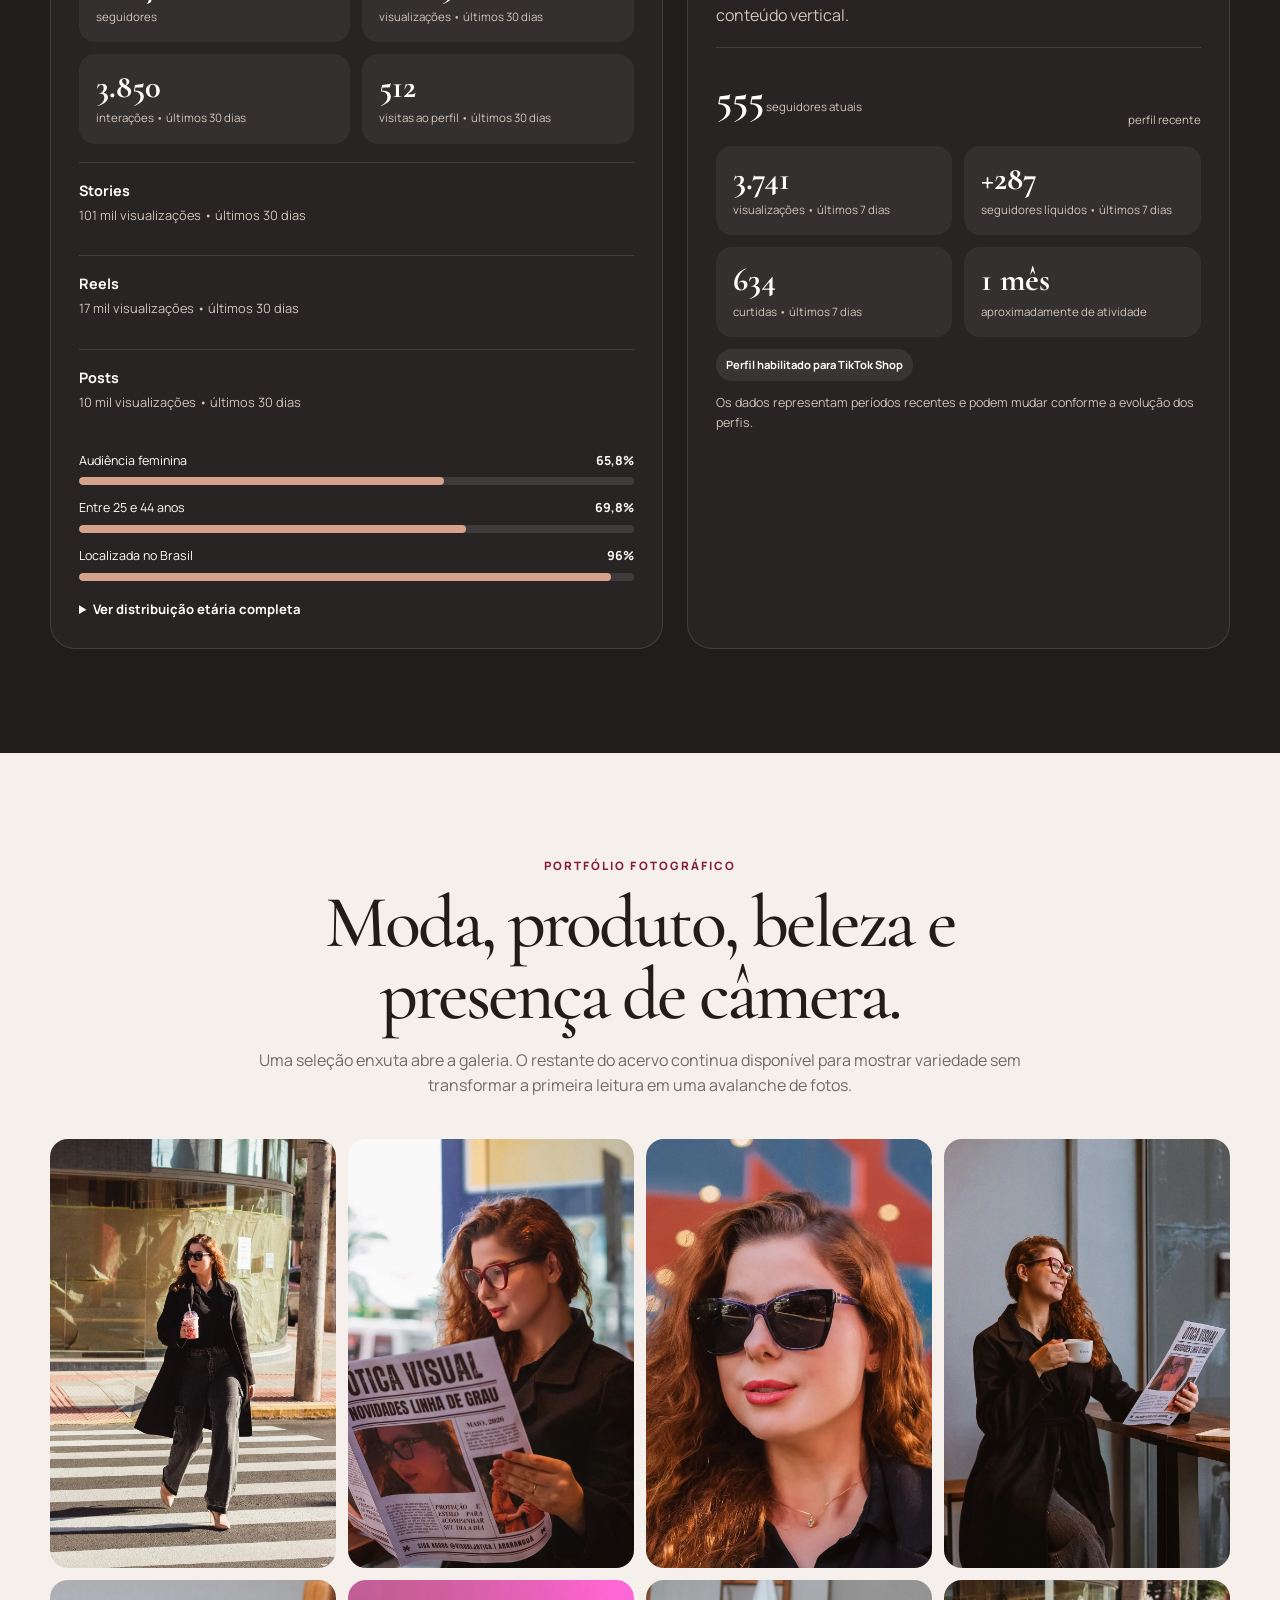
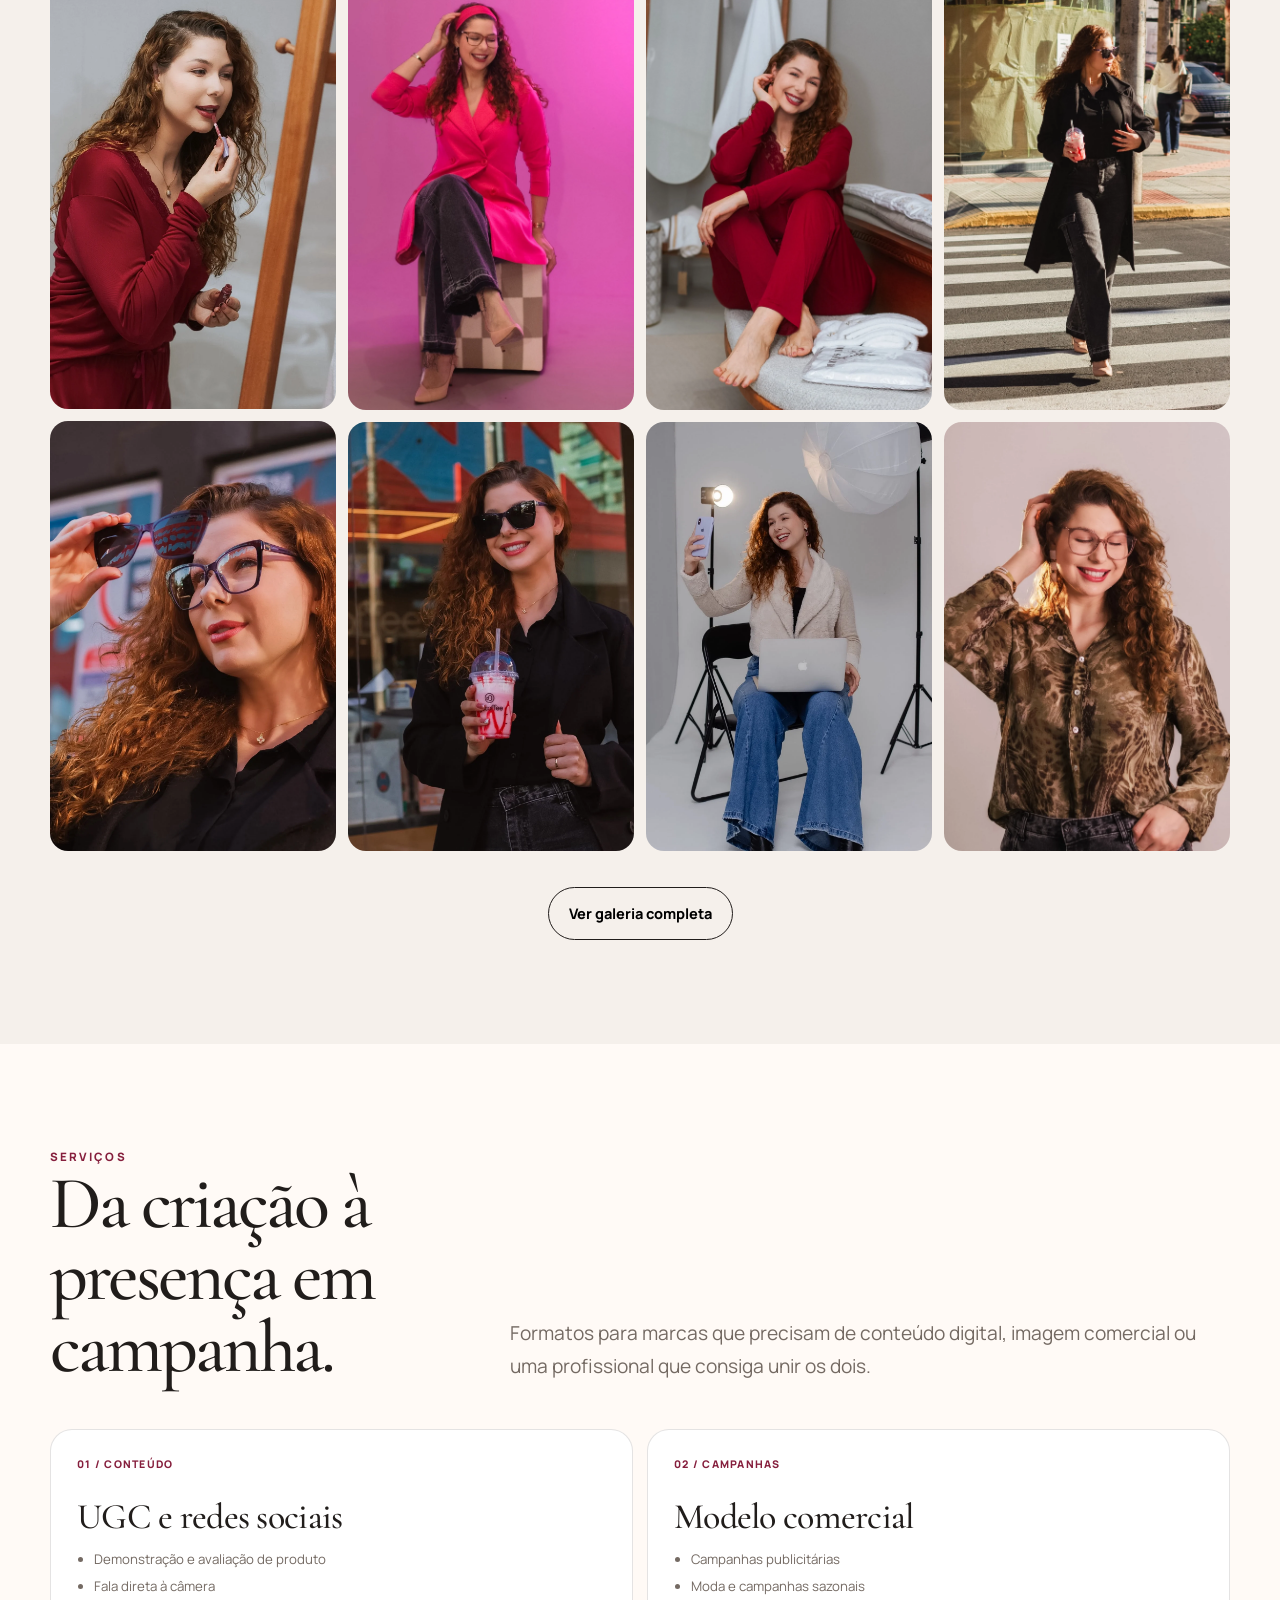
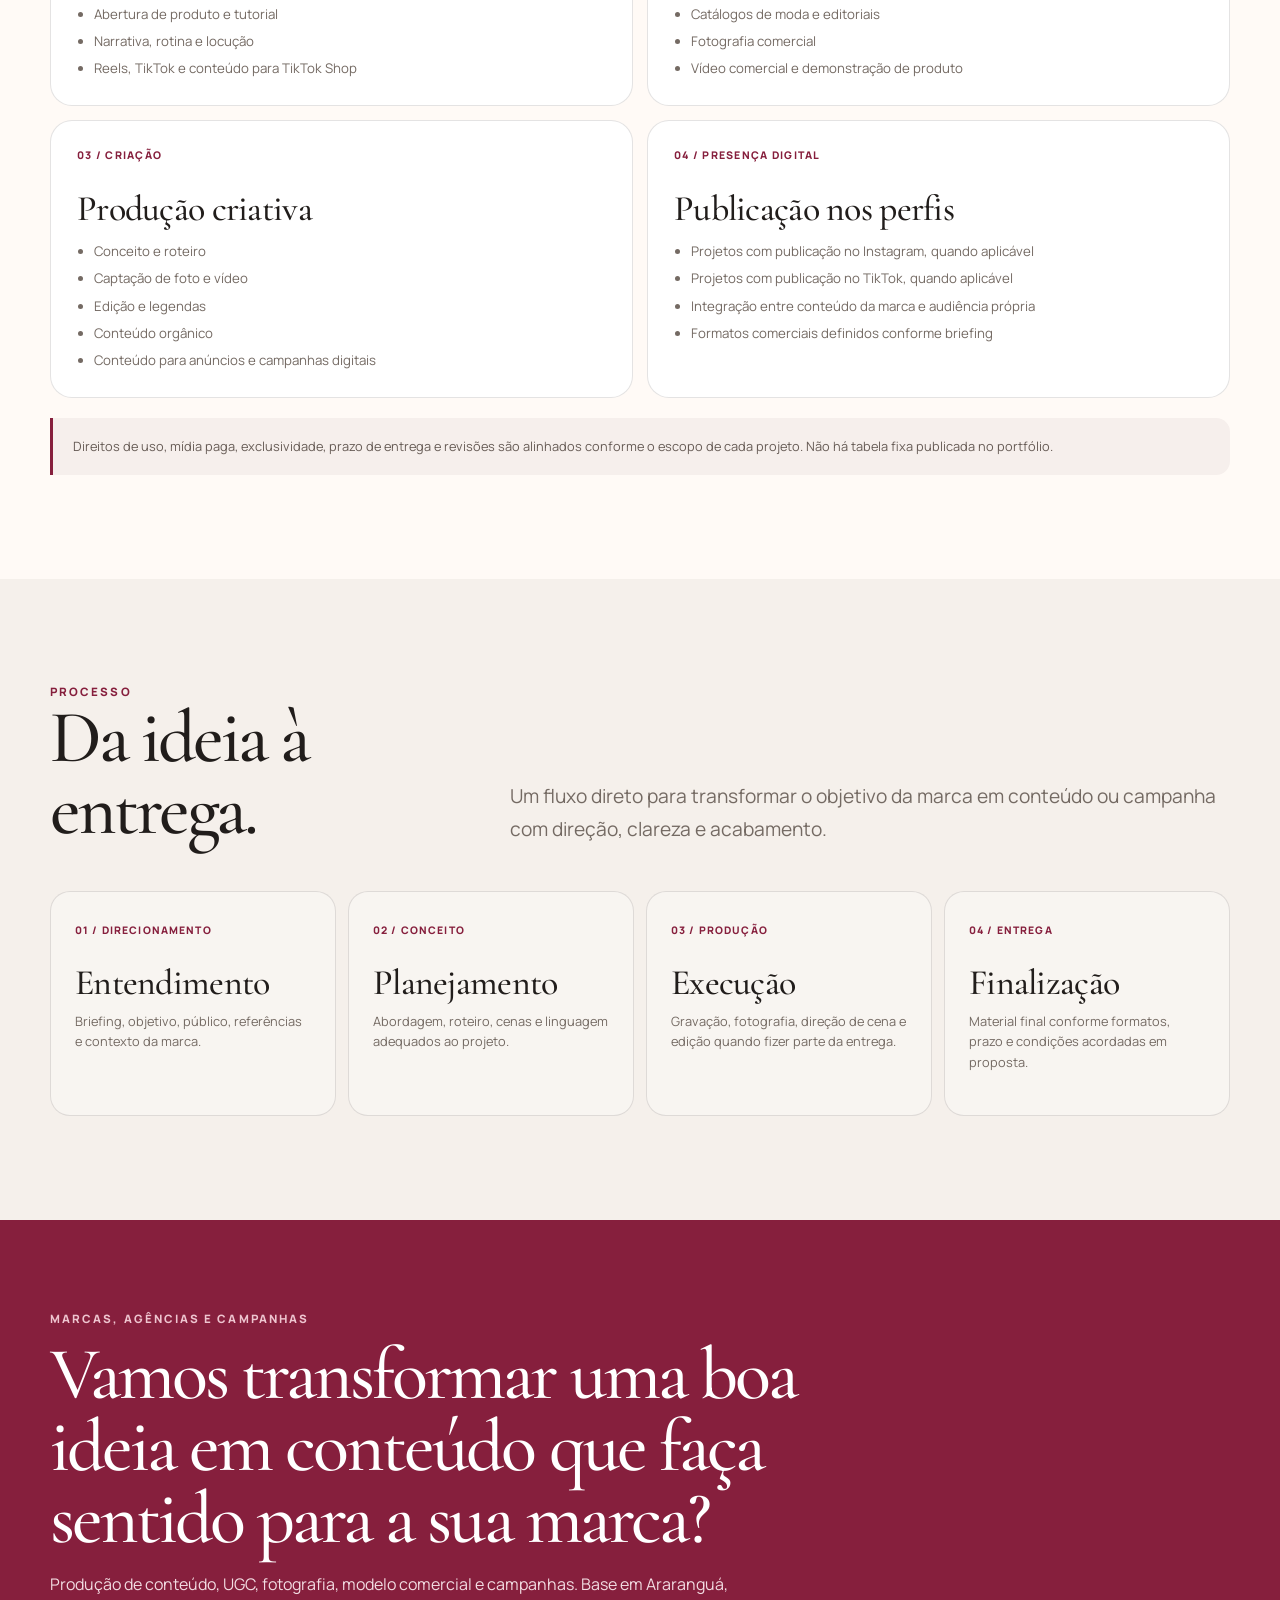
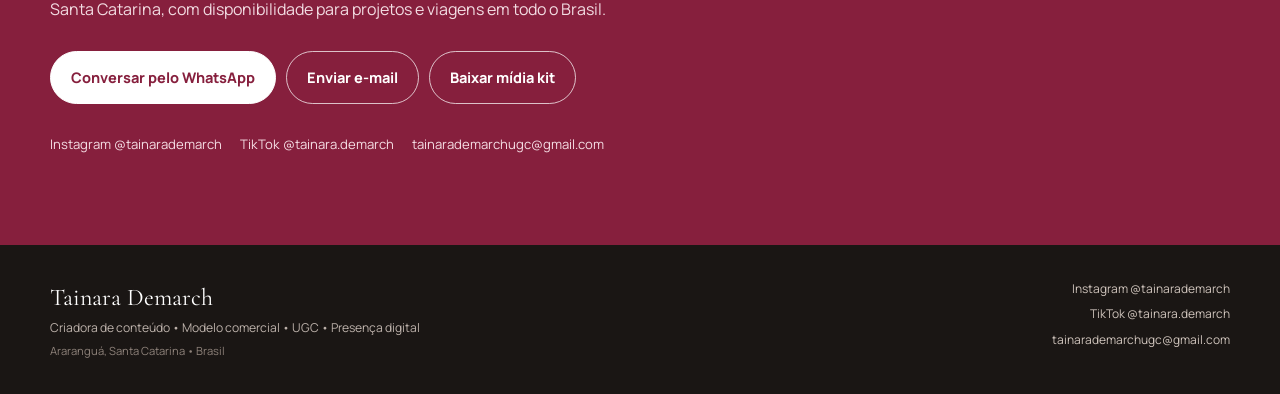
<file: baseline/index.html>
<!doctype html>
<html lang="pt-BR">
<head>
  <meta charset="utf-8" />
  <meta name="viewport" content="width=device-width,initial-scale=1" />
  <title>Tainara Demarch | Criadora de Conteúdo, Modelo Comercial e UGC</title>
  <meta name="description" content="Portfólio comercial de Tainara Demarch: criadora de conteúdo, modelo comercial e UGC. Moda, beleza, joias, óculos, campanhas e conteúdo para marcas em todo o Brasil." />
  <meta name="theme-color" content="#f5f0eb" />
  <meta property="og:title" content="Tainara Demarch | Criadora de Conteúdo, Modelo Comercial e UGC" />
  <meta property="og:description" content="Conteúdo natural, presença comercial e experiência diante das câmeras para marcas, campanhas e redes sociais." />
  <meta property="og:type" content="website" />
  <meta property="og:locale" content="pt_BR" />
  <meta property="og:url" content="https://tainarademarch.netlify.app/" />
  <meta property="og:image" content="https://tainarademarch.netlify.app/assets/images/compartilhamento-tainara.jpg" />
  <meta property="og:image:width" content="1200" />
  <meta property="og:image:height" content="630" />
  <meta property="og:image:alt" content="Tainara Demarch - criadora de conteúdo, modelo comercial e UGC" />
  <meta name="twitter:card" content="summary_large_image" />
  <link rel="canonical" href="https://tainarademarch.netlify.app/" />
  <link rel="icon" href="assets/favicon.svg" type="image/svg+xml" />
  <link rel="preconnect" href="https://fonts.googleapis.com" />
  <link rel="preconnect" href="https://fonts.gstatic.com" crossorigin />
  <link href="https://fonts.googleapis.com/css2?family=Cormorant+Garamond:wght@500;600&family=Manrope:wght@400;500;600;700;800&display=swap" rel="stylesheet" />
  <style>
    :root{
      --marfim:#f5f0eb;--papel:#fffaf6;--tinta:#211d1b;--suave:#746a63;--vinho:#861f3d;--cobre:#b66a47;--areia:#ded2c8;--linha:rgba(33,29,27,.12);--verde:#465349;
      --serif:"Cormorant Garamond",Georgia,serif;--sans:"Manrope",ui-sans-serif,-apple-system,BlinkMacSystemFont,"Segoe UI",Arial,sans-serif;--raio:26px;--sombra:0 22px 55px rgba(50,30,24,.10)
    }
    *{box-sizing:border-box}
    html{scroll-behavior:smooth}
    body{margin:0;background:var(--marfim);color:var(--tinta);font-family:var(--sans);line-height:1.6;-webkit-font-smoothing:antialiased;overflow-x:hidden}
    img,video{display:block;width:100%;height:auto}
    a{color:inherit;text-decoration:none}
    button{font:inherit}
    .container{width:min(1180px,calc(100% - 40px));margin:auto}
    .skip{position:absolute;left:-9999px}.skip:focus{left:16px;top:16px;z-index:999;background:white;padding:10px 14px;border-radius:10px}
    .sobretitulo{font-size:.72rem;letter-spacing:.18em;text-transform:uppercase;font-weight:800;color:var(--vinho)}
    h1,h2,h3{font-family:var(--serif);font-weight:500;line-height:.97;margin:0}
    h1{font-size:clamp(3.9rem,8.6vw,8rem);letter-spacing:-.055em}
    h2{font-size:clamp(2.8rem,5.8vw,5.4rem);letter-spacing:-.04em}
    h3{font-size:clamp(1.55rem,2.8vw,2.4rem);letter-spacing:-.02em}
    p{margin:0;color:var(--suave)}
    .destaque-texto{font-size:clamp(1.02rem,1.5vw,1.25rem);line-height:1.7;max-width:720px}
    .botao{display:inline-flex;align-items:center;justify-content:center;gap:.65rem;padding:14px 20px;border-radius:999px;border:1px solid var(--tinta);font-weight:750;font-size:.91rem;transition:.2s;background:transparent;cursor:pointer}
    .botao:hover{transform:translateY(-2px);box-shadow:0 8px 24px rgba(33,29,27,.10)}
    .botao.primario{background:var(--vinho);border-color:var(--vinho);color:#fff}.botao.escuro{background:var(--tinta);border-color:var(--tinta);color:#fff}.botao.claro{border-color:rgba(255,255,255,.72);color:#fff}
    .ponto{width:7px;height:7px;border-radius:50%;background:var(--cobre);display:inline-block}
    section{padding:104px 0}
    .cabecalho-secao{display:grid;grid-template-columns:.52fr 1fr;gap:46px;align-items:end;margin-bottom:46px}.cabecalho-secao .destaque-texto{justify-self:end}
    .revelar{opacity:0;transform:translateY(18px);transition:opacity .6s ease,transform .6s ease}.revelar.visivel{opacity:1;transform:none}

    nav{position:sticky;top:0;z-index:80;background:rgba(245,240,235,.92);backdrop-filter:blur(16px);border-bottom:1px solid transparent;transition:.2s}nav.rolado{border-bottom-color:var(--linha)}
    .nav-interno{height:74px;display:flex;align-items:center;justify-content:space-between;gap:24px}.marca{font-family:var(--serif);font-size:1.46rem;letter-spacing:-.02em}.marca small{display:block;font-family:var(--sans);font-size:.58rem;letter-spacing:.13em;text-transform:uppercase;color:var(--suave);margin-top:-2px}.links-nav{display:flex;align-items:center;gap:22px;font-size:.86rem}.links-nav a:not(.botao){color:#514943}.links-nav a:hover{color:var(--vinho)}.menu{display:none;background:none;border:0;padding:8px;font-size:1.45rem;cursor:pointer}

    .capa{padding:50px 0 76px}.capa-grade{display:grid;grid-template-columns:1.08fr .92fr;gap:58px;align-items:center}.capa h1 span{display:block;color:var(--vinho)}.capa-texto{padding:18px 0}.capa-linha{font-size:.76rem;letter-spacing:.12em;text-transform:uppercase;font-weight:800;color:var(--vinho);margin-bottom:15px}.frase-capa{font-family:var(--serif);font-size:clamp(1.8rem,3.1vw,2.95rem);line-height:1.08;margin:27px 0 20px;max-width:700px}.acoes-capa{display:flex;flex-wrap:wrap;gap:11px;margin-top:28px}.localizacao{margin-top:24px;display:flex;align-items:center;gap:9px;font-size:.86rem;color:var(--suave)}
    .foto-capa{position:relative}.foto-capa img{height:min(77vh,780px);object-fit:cover;object-position:center 35%;border-radius:34px;box-shadow:var(--sombra)}.identidade-mobile{display:none}.chips{display:flex;flex-wrap:wrap;gap:8px;margin-top:20px}.chip{padding:7px 11px;border:1px solid var(--linha);border-radius:999px;font-size:.76rem;color:#5a504a;background:rgba(255,255,255,.28)}

    .metricas-topo{padding:24px 0 28px;background:var(--tinta);color:#fff}.metricas-grade{display:grid;grid-template-columns:repeat(4,1fr);gap:1px;background:rgba(255,255,255,.14);border:1px solid rgba(255,255,255,.10);border-radius:22px;overflow:hidden}.metrica{padding:25px 24px;background:var(--tinta)}.metrica strong{display:block;font-family:var(--serif);font-size:clamp(2.2rem,4vw,3.5rem);line-height:1;color:#fff}.metrica span{display:block;color:#d4cac4;font-size:.78rem;margin-top:8px;line-height:1.45}.metrica small{display:block;color:#b99b90;font-size:.67rem;text-transform:uppercase;letter-spacing:.12em;margin-bottom:7px}

    .sobre-novo{background:var(--papel)}.sobre-grade{display:grid;grid-template-columns:.88fr 1.12fr;gap:58px;align-items:center}.sobre-foto img{height:640px;object-fit:cover;object-position:center 38%;border-radius:28px}.sobre-texto h2{margin:10px 0 24px}.sobre-texto p+p{margin-top:16px}.prova-linha{display:grid;grid-template-columns:repeat(3,1fr);gap:12px;margin-top:28px}.prova{padding:18px;border:1px solid var(--linha);border-radius:18px;background:#fff}.prova strong{display:block;font-size:.87rem;color:var(--tinta)}.prova span{display:block;margin-top:5px;font-size:.74rem;color:var(--suave);line-height:1.5}

    .apresentacao{background:var(--marfim)}.apresentacao-grade{display:grid;grid-template-columns:.86fr 1.14fr;gap:56px;align-items:center}.video-apresentacao{max-width:470px;margin:auto;background:#15110f;border-radius:28px;overflow:hidden;box-shadow:var(--sombra)}.video-apresentacao video{aspect-ratio:9/16;object-fit:cover;background:#15110f}.lista-valor{display:grid;gap:13px;margin-top:28px}.linha-valor{display:grid;grid-template-columns:34px 1fr;gap:12px;align-items:start}.linha-valor b{width:30px;height:30px;border-radius:50%;background:var(--vinho);color:#fff;display:grid;place-items:center;font-size:.76rem}.linha-valor strong{display:block;font-size:.95rem}.linha-valor span{display:block;font-size:.82rem;color:var(--suave);margin-top:2px}

    .trabalhos{background:var(--tinta);color:#fff}.trabalhos p{color:#cec3bc}.trabalhos .sobretitulo{color:#e1a083}.grade-videos{display:grid;grid-template-columns:repeat(3,1fr);gap:18px}.cartao-video{background:#171310;border:1px solid rgba(255,255,255,.09);border-radius:24px;overflow:hidden}.cartao-video video{aspect-ratio:9/16;object-fit:cover}.meta-video{padding:15px 16px 18px}.meta-video small{display:block;text-transform:uppercase;letter-spacing:.12em;font-size:.63rem;color:#c9bab1;margin-bottom:4px}.meta-video strong{font-family:var(--serif);font-weight:500;font-size:1.27rem}.video-extra{display:none}.grade-videos.aberto .video-extra{display:block}.mais-videos{display:flex;justify-content:center;margin-top:28px}.trabalhos .botao{border-color:rgba(255,255,255,.58);color:#fff}

    .modelo{background:#ede5de}.modelo-grade{display:grid;grid-template-columns:.82fr 1.18fr;gap:50px;align-items:start}.modelo-copy{position:sticky;top:110px}.modelo-copy h2{margin:10px 0 20px}.campanhas-lista{display:grid;gap:12px;margin-top:24px}.campanha-item{padding:16px 0;border-top:1px solid rgba(33,29,27,.14)}.campanha-item strong{display:block;font-size:.9rem}.campanha-item span{font-size:.8rem;color:var(--suave)}.modelo-fotos{display:grid;grid-template-columns:1fr 1fr;grid-template-rows:430px 430px;gap:14px}.modelo-fotos figure{margin:0;border-radius:22px;overflow:hidden}.modelo-fotos figure:first-child{grid-row:1/3}.modelo-fotos img{height:100%;object-fit:cover}.marcas-texto{display:flex;flex-wrap:wrap;gap:10px;margin-top:22px}.marca-pill{background:#fff;border:1px solid rgba(33,29,27,.12);padding:9px 12px;border-radius:999px;font-size:.78rem;font-weight:750}

    .recorrencia{background:var(--papel)}.recorrencia-grade{display:grid;grid-template-columns:.95fr 1.05fr;gap:52px;align-items:center}.recorrencia-fotos{display:grid;grid-template-columns:1fr 1fr;gap:12px}.recorrencia-fotos figure{margin:0;border-radius:22px;overflow:hidden}.recorrencia-fotos figure:first-child{grid-row:span 2}.recorrencia-fotos img{height:100%;min-height:230px;object-fit:cover}.recorrencia-copy h2{margin:10px 0 20px}.selo-recorrencia{display:inline-flex;align-items:center;gap:8px;margin-top:22px;padding:9px 12px;border-radius:999px;background:rgba(134,31,61,.08);color:var(--vinho);font-weight:800;font-size:.78rem}.selo-recorrencia::before{content:"";width:7px;height:7px;border-radius:50%;background:var(--vinho)}

    .audiencia{background:var(--tinta);color:#fff}.audiencia p{color:#cfc4bc}.audiencia .sobretitulo{color:#e1a083}.audiencia-grid{display:grid;grid-template-columns:1.06fr .94fr;gap:24px}.painel{border:1px solid rgba(255,255,255,.12);border-radius:25px;padding:28px;background:rgba(255,255,255,.035)}.painel h3{margin-bottom:18px}.metricas-instagram{display:grid;grid-template-columns:1fr 1fr;gap:12px}.mini-metrica{padding:17px;background:rgba(255,255,255,.055);border-radius:16px}.mini-metrica strong{display:block;font-family:var(--serif);font-size:2.05rem;color:#fff;line-height:1}.mini-metrica span{display:block;color:#cfc4bc;font-size:.72rem;margin-top:7px;line-height:1.4}.barras{display:grid;gap:13px;margin-top:20px}.barra-cab{display:flex;justify-content:space-between;gap:12px;font-size:.78rem}.barra-trilho{height:8px;background:rgba(255,255,255,.10);border-radius:99px;overflow:hidden;margin-top:7px}.barra-preenchimento{height:100%;border-radius:99px;background:#d7a28b}.detalhes{margin-top:18px}.detalhes summary{cursor:pointer;color:#fff;font-size:.82rem;font-weight:700}.idades{display:grid;gap:8px;margin-top:13px}.idade-linha{display:grid;grid-template-columns:62px 1fr 46px;gap:10px;align-items:center;font-size:.71rem;color:#cfc4bc}.idade-linha .mini-trilho{height:6px;background:rgba(255,255,255,.10);border-radius:99px;overflow:hidden}.idade-linha i{display:block;height:100%;background:#c9876c;border-radius:99px}.tiktok-bloco{margin-top:18px;padding-top:18px;border-top:1px solid rgba(255,255,255,.12)}.tiktok-head{display:flex;align-items:flex-end;justify-content:space-between;gap:16px}.tiktok-head strong{font-family:var(--serif);font-size:2.5rem}.tiktok-head span{font-size:.72rem;color:#cfc4bc}.tiktok-nota{margin-top:12px;font-size:.78rem;line-height:1.6;color:#cfc4bc}.shop{display:inline-block;margin-top:12px;padding:7px 10px;border-radius:999px;background:rgba(255,255,255,.08);font-size:.7rem;font-weight:700;color:#fff}

    .galeria{background:var(--marfim)}.galeria-intro{text-align:center;max-width:780px;margin:0 auto 40px}.galeria-intro h2{margin:10px 0 18px}.mosaico{columns:4 220px;column-gap:12px}.mosaico figure{break-inside:avoid;margin:0 0 12px;border-radius:18px;overflow:hidden;background:#ddd}.mosaico button{all:unset;display:block;width:100%;cursor:zoom-in}.mosaico img{width:100%;height:auto}.galeria-extra{display:none}.mosaico.aberto .galeria-extra{display:block}.acoes-galeria{display:flex;justify-content:center;margin-top:24px}

    .servicos{background:var(--papel)}.grade-servicos{display:grid;grid-template-columns:repeat(2,1fr);gap:14px}.servico{border:1px solid var(--linha);border-radius:22px;padding:26px;background:#fff;min-height:260px}.servico .numero{font-size:.66rem;letter-spacing:.12em;color:var(--vinho);font-weight:800;margin-bottom:28px}.servico h3{margin-bottom:14px}.servico ul{padding-left:17px;margin:0;color:var(--suave);font-size:.83rem}.servico li+li{margin-top:6px}.nota-comercial{margin-top:20px;padding:18px 20px;border-left:3px solid var(--vinho);background:#f6efec;border-radius:0 14px 14px 0;font-size:.8rem;color:#675c56}

    .processo{background:var(--marfim)}.grade-processo{display:grid;grid-template-columns:repeat(4,1fr);gap:12px}.passo{padding:24px;border:1px solid var(--linha);border-radius:20px;background:rgba(255,255,255,.32);min-height:225px}.passo small{font-size:.65rem;letter-spacing:.11em;color:var(--vinho);font-weight:800}.passo h3{margin:24px 0 10px}.passo p{font-size:.8rem}

    .contato{background:var(--vinho);color:#fff;padding:90px 0}.contato .sobretitulo{color:#eec4cf}.contato h2{max-width:820px;margin:9px 0 18px}.contato p{color:#f2dce2;max-width:720px}.acoes-contato{display:flex;flex-wrap:wrap;gap:10px;margin-top:28px}.contato .botao.primario{background:#fff;color:var(--vinho);border-color:#fff}.contatos-sociais{display:flex;flex-wrap:wrap;gap:18px;margin-top:30px;font-size:.82rem;color:#f5dde4}

    footer{padding:34px 0;background:#1a1614;color:#fff}.rodape-grade{display:flex;justify-content:space-between;gap:30px;align-items:flex-start}.nome-rodape{font-family:var(--serif);font-size:1.5rem}.rodape-grade p{font-size:.76rem;color:#bdb2ab}.rodape-mini{font-size:.7rem;color:#8e827a;margin-top:5px}.links-rodape{display:grid;gap:6px;text-align:right;font-size:.75rem;color:#cfc4bc}

    .visualizador{position:fixed;inset:0;z-index:120;display:none;align-items:center;justify-content:center;background:rgba(13,10,9,.94);padding:40px}.visualizador.aberto{display:flex}.visualizador img{max-width:min(92vw,950px);max-height:84vh;width:auto;height:auto;border-radius:12px}.fechar-visualizador{position:absolute;right:24px;top:18px;background:none;border:0;color:#fff;font-size:2rem;cursor:pointer}.legenda-visualizador{position:absolute;bottom:18px;left:0;right:0;text-align:center;color:#ddd;font-size:.78rem}

    @media(max-width:980px){
      .links-nav{display:none;position:absolute;top:74px;left:0;right:0;padding:18px 20px 22px;background:var(--marfim);border-bottom:1px solid var(--linha);flex-direction:column;align-items:stretch}.links-nav.aberto{display:flex}.menu{display:block}.capa-grade{grid-template-columns:1fr;gap:28px}.foto-capa{order:-1}.foto-capa img{height:min(70vh,720px);border-radius:25px}.identidade-mobile{display:block;position:absolute;left:16px;right:16px;bottom:16px;padding:14px 16px;border-radius:16px;background:rgba(33,29,27,.78);backdrop-filter:blur(10px);color:#fff}.identidade-mobile strong{display:block;font-family:var(--serif);font-size:1.45rem}.identidade-mobile span{display:block;font-size:.7rem;letter-spacing:.08em;text-transform:uppercase;color:#e8deda}.metricas-grade{grid-template-columns:1fr 1fr}.sobre-grade,.apresentacao-grade,.modelo-grade,.recorrencia-grade,.audiencia-grid{grid-template-columns:1fr}.modelo-copy{position:static}.modelo-fotos{grid-template-rows:360px 360px}.grade-videos{grid-template-columns:repeat(2,1fr)}.cabecalho-secao{grid-template-columns:1fr;gap:18px}.cabecalho-secao .destaque-texto{justify-self:start}.grade-processo{grid-template-columns:1fr 1fr}.sobre-foto img{height:580px}.prova-linha{grid-template-columns:1fr}.recorrencia-fotos{order:2}.mosaico{columns:3 180px}.rodape-grade{flex-direction:column}.links-rodape{text-align:left}
    }
    @media(max-width:640px){
      .container{width:min(100% - 28px,1180px)}section{padding:76px 0}.nav-interno{height:68px}.marca{font-size:1.3rem}.marca small{font-size:.52rem}.links-nav{top:68px}.capa{padding:14px 0 58px}.foto-capa img{height:62vh;min-height:480px;object-position:center 30%}.capa-texto{padding:0}.capa-linha{font-size:.66rem}.frase-capa{margin:20px 0 16px;font-size:2rem}.destaque-texto{font-size:.96rem}.chips{margin-top:16px}.metricas-topo{padding:14px 0}.metricas-grade{grid-template-columns:1fr 1fr}.metrica{padding:18px 14px}.metrica strong{font-size:2.15rem}.metrica span{font-size:.66rem}.metrica small{font-size:.59rem}.sobre-foto img{height:480px}.video-apresentacao{max-width:370px}.grade-videos{grid-template-columns:1fr 1fr;gap:10px}.cartao-video{border-radius:16px}.meta-video{padding:11px}.meta-video strong{font-size:1.05rem}.meta-video small{font-size:.55rem}.modelo-fotos{grid-template-columns:1fr 1fr;grid-template-rows:300px 300px}.modelo-fotos figure:first-child{grid-row:1/3}.recorrencia-fotos{grid-template-columns:1fr 1fr}.recorrencia-fotos figure:first-child{grid-row:span 2}.painel{padding:20px}.metricas-instagram{grid-template-columns:1fr 1fr}.mini-metrica strong{font-size:1.7rem}.mosaico{columns:2 145px;column-gap:9px}.mosaico figure{margin-bottom:9px;border-radius:14px}.grade-servicos{grid-template-columns:1fr}.grade-processo{grid-template-columns:1fr}.passo{min-height:190px}.contato{padding:74px 0}.acoes-contato .botao{width:100%}.contatos-sociais{display:grid;gap:8px}.visualizador{padding:20px}
    }
    @media(prefers-reduced-motion:reduce){html{scroll-behavior:auto}.revelar{opacity:1;transform:none;transition:none}.botao{transition:none}}
  </style>
</head>
<body>
<a class="skip" href="#conteudo">Ir para o conteúdo</a>
<nav id="nav">
  <div class="container nav-interno">
    <a class="marca" href="#inicio">Tainara Demarch<small>Criadora de conteúdo • Modelo comercial • UGC</small></a>
    <button class="menu" id="botaoMenu" aria-label="Abrir menu" aria-expanded="false">☰</button>
    <div class="links-nav" id="linksNav">
      <a href="#trabalhos">Trabalhos</a><a href="#modelo">Modelo</a><a href="#audiencia">Audiência</a><a href="#servicos">Serviços</a>
      <a class="botao escuro" href="https://wa.me/5548998170835?text=Ol%C3%A1%2C%20Tainara!%20Vi%20seu%20portf%C3%B3lio%20e%20gostaria%20de%20conversar%20sobre%20um%20projeto%20para%20nossa%20marca." target="_blank" rel="noopener">Falar sobre um projeto</a>
    </div>
  </div>
</nav>

<main id="conteudo">
  <header class="capa" id="inicio">
    <div class="container capa-grade">
      <div class="capa-texto revelar">
        <div class="capa-linha">Criadora de Conteúdo • Modelo Comercial • UGC • Presença Digital</div>
        <h1>Tainara <span>Demarch</span></h1>
        <div class="frase-capa">Leve, espontâneo e criativo. Comunicação que aproxima.</div>
        <p class="destaque-texto">Uno experiência em campanhas e moda à criação de conteúdo pensado para redes sociais, anúncios e marcas. Produzo vídeos e fotos que apresentam produtos com naturalidade, estética e presença diante da câmera.</p>
        <div class="chips" aria-label="Áreas principais"><span class="chip">Moda</span><span class="chip">Beleza</span><span class="chip">Cuidados com o cabelo</span><span class="chip">Joias e acessórios</span><span class="chip">Óculos</span><span class="chip">Estilo de vida</span></div>
        <div class="acoes-capa"><a class="botao primario" href="#trabalhos">Ver trabalhos</a><a class="botao" href="mailto:tainarademarchugc@gmail.com">Solicitar proposta</a></div>
        <div class="localizacao"><span class="ponto"></span> Araranguá, SC • Disponível para projetos e viagens em todo o Brasil</div>
      </div>
      <div class="foto-capa revelar">
        <img src="assets/images/capa-tainara-demarch.webp" alt="Tainara Demarch sorrindo em estúdio de criação" fetchpriority="high" />
        <div class="identidade-mobile"><strong>Tainara Demarch</strong><span>Criadora de conteúdo • Modelo comercial • UGC</span></div>
      </div>
    </div>
  </header>

  <section class="metricas-topo" aria-label="Principais números do Instagram">
    <div class="container metricas-grade">
      <div class="metrica"><small>Instagram</small><strong>128,6 mil</strong><span>visualizações nos últimos 30 dias</span></div>
      <div class="metrica"><small>Instagram</small><strong>6.187</strong><span>seguidores</span></div>
      <div class="metrica"><small>Stories</small><strong>101 mil</strong><span>visualizações nos últimos 30 dias</span></div>
      <div class="metrica"><small>Audiência</small><strong>96%</strong><span>localizada no Brasil</span></div>
    </div>
  </section>

  <section class="sobre-novo" id="sobre">
    <div class="container sobre-grade">
      <div class="sobre-foto revelar"><img src="assets/images/nova-16-criacao-estudio.webp" alt="Tainara em estúdio com celular e notebook durante produção de conteúdo" loading="lazy" /></div>
      <div class="sobre-texto revelar">
        <div class="sobretitulo">Uma atuação que se complementa</div>
        <h2>Naturalidade para criar. Presença para representar.</h2>
        <p class="destaque-texto">Minha trajetória une dois lados que trabalham juntos: experiência como modelo comercial e criação de conteúdo para marcas. Anos diante das câmeras me deram desenvoltura, leitura de imagem e facilidade para interpretar diferentes propostas.</p>
        <p>Já participei de campanhas comerciais, editoriais, catálogos de moda e produções sazonais, inclusive para lojas de roupas no atacado. Hoje levo essa experiência para vídeos e fotos pensados para o ambiente digital, unindo roteiro, captação, edição e uma comunicação próxima.</p>
        <div class="prova-linha">
          <div class="prova"><strong>Modelo comercial</strong><span>Campanhas, moda, editoriais, catálogos e fotografia comercial.</span></div>
          <div class="prova"><strong>Criadora de conteúdo</strong><span>Produção para redes sociais, produto, campanhas e comunicação de marca.</span></div>
          <div class="prova"><strong>Experiência de câmera</strong><span>Trajetória como modelo e título de Miss Lauro Müller - SC como parte da formação de presença e desenvoltura.</span></div>
        </div>
      </div>
    </div>
  </section>

  <section class="apresentacao">
    <div class="container apresentacao-grade">
      <div class="video-apresentacao revelar"><video controls playsinline preload="metadata" poster="assets/posters/video-apresentacao.jpg" aria-label="Vídeo de apresentação com seleção de trabalhos de Tainara Demarch"><source src="assets/videos/video-apresentacao.mp4" type="video/mp4" /></video></div>
      <div class="revelar">
        <div class="sobretitulo">Vídeo de apresentação</div>
        <h2>Uma visão rápida do que entrego diante das câmeras.</h2>
        <p class="destaque-texto" style="margin-top:20px">Produto, fala direta, joias, beleza, rotina e interação em diferentes contextos. A proposta é mostrar versatilidade sem perder a mesma assinatura: presença visual, naturalidade e clareza de comunicação.</p>
        <div class="lista-valor">
          <div class="linha-valor"><b>1</b><div><strong>Experiência comercial</strong><span>Conteúdo para marcas e participação em campanhas.</span></div></div>
          <div class="linha-valor"><b>2</b><div><strong>Produção completa</strong><span>Conceito, roteiro, captação e edição.</span></div></div>
          <div class="linha-valor"><b>3</b><div><strong>Audiência própria</strong><span>Presença digital que complementa a entrega quando a publicação no perfil fizer parte do projeto.</span></div></div>
        </div>
      </div>
    </div>
  </section>

  <section class="trabalhos" id="trabalhos">
    <div class="container">
      <div class="cabecalho-secao revelar"><div><div class="sobretitulo">Portfólio em vídeo</div><h2>Conteúdo que coloca o produto dentro da cena.</h2></div><p class="destaque-texto">Uma seleção de trabalhos que mostra fala, produto, beleza, acessórios, gastronomia e situações reais. Cada formato pode ser adaptado ao objetivo e à linguagem da marca.</p></div>
      <div class="grade-videos" id="gradeVideos">
        <article class="cartao-video revelar"><video controls playsinline preload="none" poster="assets/posters/otica-visual-conteudo.jpg"><source src="assets/videos/otica-visual-conteudo.mp4" type="video/mp4" /></video><div class="meta-video"><small>Visual Ótica Joalheria</small><strong>Conteúdo de marca</strong></div></article>
        <article class="cartao-video revelar"><video controls playsinline preload="none" poster="assets/posters/cuidados-cabelo-ugc-v2.jpg"><source src="assets/videos/cuidados-cabelo-ugc-v2.mp4" type="video/mp4" /></video><div class="meta-video"><small>Beleza</small><strong>Cuidados com o cabelo</strong></div></article>
        <article class="cartao-video revelar"><video controls playsinline preload="none" poster="assets/posters/talking-head-ad.jpg"><source src="assets/videos/talking-head-ad.mp4" type="video/mp4" /></video><div class="meta-video"><small>Fala direta à câmera</small><strong>Conteúdo comercial</strong></div></article>
        <article class="cartao-video revelar"><video controls playsinline preload="none" poster="assets/posters/joias-estilo.jpg"><source src="assets/videos/joias-estilo.mp4" type="video/mp4" /></video><div class="meta-video"><small>Joias e acessórios</small><strong>Produto e estilo</strong></div></article>
        <article class="cartao-video revelar"><video controls playsinline preload="none" poster="assets/posters/product-experience.jpg"><source src="assets/videos/product-experience.mp4" type="video/mp4" /></video><div class="meta-video"><small>Produto e gastronomia</small><strong>Experiência em cena</strong></div></article>
        <article class="cartao-video revelar"><video controls playsinline preload="none" poster="assets/posters/couple-lifestyle.jpg"><source src="assets/videos/couple-lifestyle.mp4" type="video/mp4" /></video><div class="meta-video"><small>Casal</small><strong>Estilo de vida</strong></div></article>
        <article class="cartao-video video-extra"><video controls playsinline preload="none" poster="assets/posters/rotina-gastronomia.jpg"><source src="assets/videos/rotina-gastronomia-portfolio.mp4" type="video/mp4" /></video><div class="meta-video"><small>Rotina e gastronomia</small><strong>Conteúdo espontâneo</strong></div></article>
      </div>
      <div class="mais-videos"><button class="botao" type="button" id="botaoMaisVideos" aria-expanded="false">Ver mais trabalhos</button></div>
    </div>
  </section>

  <section class="modelo" id="modelo">
    <div class="container modelo-grade">
      <div class="modelo-copy revelar">
        <div class="sobretitulo">Modelo comercial e campanhas</div>
        <h2>Experiência que começou antes do conteúdo digital.</h2>
        <p class="destaque-texto">Atuação profissional em campanhas comerciais, moda, editoriais, catálogos e produções para varejo e atacado. Essa bagagem amplia minha capacidade de receber direção, sustentar diferentes propostas e valorizar produto, roupa e imagem de marca.</p>
        <div class="campanhas-lista">
          <div class="campanha-item"><strong>Campanhas sazonais</strong><span>Inverno, verão, primavera e outono.</span></div>
          <div class="campanha-item"><strong>Moda e varejo</strong><span>Produções para lojas de roupas, inclusive operações de atacado.</span></div>
          <div class="campanha-item"><strong>Formatos</strong><span>Campanha, editorial, catálogo de moda, fotografia e vídeo comercial.</span></div>
        </div>
        <div class="marcas-texto" aria-label="Marcas com experiência comprovada"><span class="marca-pill">Vuk Jeans</span><span class="marca-pill">Charlott</span><span class="marca-pill">Visual Ótica Joalheria</span></div>
      </div>
      <div class="modelo-fotos revelar">
        <figure><img src="assets/images/fashion-pink.webp" alt="Tainara em produção editorial de moda" loading="lazy" /></figure>
        <figure><img src="assets/images/nova-01-moda-urbana.webp" alt="Tainara em produção de moda urbana" loading="lazy" /></figure>
        <figure><img src="assets/images/fashion-street-1.webp" alt="Tainara em fotografia comercial de moda na rua" loading="lazy" /></figure>
      </div>
    </div>
  </section>

  <section class="recorrencia" id="marcas">
    <div class="container recorrencia-grade">
      <div class="recorrencia-fotos revelar">
        <figure><img src="assets/images/nova-05-otica-jornal.webp" alt="Tainara em produção para Visual Ótica Joalheria" loading="lazy" /></figure>
        <figure><img src="assets/images/nova-04-otica-cafe.webp" alt="Tainara usando óculos em produção de conteúdo" loading="lazy" /></figure>
        <figure><img src="assets/images/nova-12-oculos-duplo.webp" alt="Tainara apresentando modelos de óculos" loading="lazy" /></figure>
      </div>
      <div class="recorrencia-copy revelar">
        <div class="sobretitulo">Parceria recorrente</div>
        <h2>Visual Ótica Joalheria</h2>
        <p class="destaque-texto">Produção recorrente de conteúdo para a marca, com participação aproximadamente mensal em gravações relacionadas a óculos, joias e acessórios.</p>
        <p style="margin-top:16px">A continuidade das produções permite trabalhar diferentes produtos e linguagens ao longo do tempo, mantendo familiaridade com a identidade da marca e consistência diante da câmera.</p>
        <div class="selo-recorrencia">Produção recorrente • aproximadamente mensal</div>
      </div>
    </div>
  </section>

  <section class="audiencia" id="audiencia">
    <div class="container">
      <div class="cabecalho-secao revelar"><div><div class="sobretitulo">Presença digital</div><h2>Audiência própria como ativo complementar.</h2></div><p class="destaque-texto">A criação de UGC não depende do tamanho da audiência. Quando a estratégia envolve publicação nos meus perfis, os dados abaixo ajudam a mostrar quem acompanha o conteúdo e como os canais vêm evoluindo.</p></div>
      <div class="audiencia-grid">
        <div class="painel revelar">
          <h3>Instagram</h3>
          <div class="metricas-instagram">
            <div class="mini-metrica"><strong>6.187</strong><span>seguidores</span></div>
            <div class="mini-metrica"><strong>128.650</strong><span>visualizações • últimos 30 dias</span></div>
            <div class="mini-metrica"><strong>3.850</strong><span>interações • últimos 30 dias</span></div>
            <div class="mini-metrica"><strong>512</strong><span>visitas ao perfil • últimos 30 dias</span></div>
          </div>
          <div class="campanhas-lista" style="margin-top:18px">
            <div class="campanha-item" style="border-color:rgba(255,255,255,.12)"><strong style="color:#fff">Stories</strong><span style="color:#cfc4bc">101 mil visualizações • últimos 30 dias</span></div>
            <div class="campanha-item" style="border-color:rgba(255,255,255,.12)"><strong style="color:#fff">Reels</strong><span style="color:#cfc4bc">17 mil visualizações • últimos 30 dias</span></div>
            <div class="campanha-item" style="border-color:rgba(255,255,255,.12)"><strong style="color:#fff">Posts</strong><span style="color:#cfc4bc">10 mil visualizações • últimos 30 dias</span></div>
          </div>
          <div class="barras">
            <div><div class="barra-cab"><span>Audiência feminina</span><strong>65,8%</strong></div><div class="barra-trilho"><div class="barra-preenchimento" style="width:65.8%"></div></div></div>
            <div><div class="barra-cab"><span>Entre 25 e 44 anos</span><strong>69,8%</strong></div><div class="barra-trilho"><div class="barra-preenchimento" style="width:69.8%"></div></div></div>
            <div><div class="barra-cab"><span>Localizada no Brasil</span><strong>96%</strong></div><div class="barra-trilho"><div class="barra-preenchimento" style="width:96%"></div></div></div>
          </div>
          <details class="detalhes"><summary>Ver distribuição etária completa</summary><div class="idades">
            <div class="idade-linha"><span>13-17</span><span class="mini-trilho"><i style="width:0.6%"></i></span><b>0,6%</b></div>
            <div class="idade-linha"><span>18-24</span><span class="mini-trilho"><i style="width:5.8%"></i></span><b>5,8%</b></div>
            <div class="idade-linha"><span>25-34</span><span class="mini-trilho"><i style="width:35.7%"></i></span><b>35,7%</b></div>
            <div class="idade-linha"><span>35-44</span><span class="mini-trilho"><i style="width:34.1%"></i></span><b>34,1%</b></div>
            <div class="idade-linha"><span>45-54</span><span class="mini-trilho"><i style="width:15.9%"></i></span><b>15,9%</b></div>
            <div class="idade-linha"><span>55-64</span><span class="mini-trilho"><i style="width:5.9%"></i></span><b>5,9%</b></div>
            <div class="idade-linha"><span>65+</span><span class="mini-trilho"><i style="width:1.9%"></i></span><b>1,9%</b></div>
          </div></details>
        </div>
        <div class="painel revelar">
          <h3>TikTok em crescimento</h3>
          <p>Perfil recente, com aproximadamente um mês de atividade, apresentado pelo ritmo de crescimento e familiaridade com conteúdo vertical.</p>
          <div class="tiktok-bloco">
            <div class="tiktok-head"><div><strong>555</strong><span> seguidores atuais</span></div><span>perfil recente</span></div>
            <div class="metricas-instagram" style="margin-top:16px">
              <div class="mini-metrica"><strong>3.741</strong><span>visualizações • últimos 7 dias</span></div>
              <div class="mini-metrica"><strong>+287</strong><span>seguidores líquidos • últimos 7 dias</span></div>
              <div class="mini-metrica"><strong>634</strong><span>curtidas • últimos 7 dias</span></div>
              <div class="mini-metrica"><strong>1 mês</strong><span>aproximadamente de atividade</span></div>
            </div>
            <div class="shop">Perfil habilitado para TikTok Shop</div>
            <p class="tiktok-nota">Os dados representam períodos recentes e podem mudar conforme a evolução dos perfis.</p>
          </div>
        </div>
      </div>
    </div>
  </section>

  <section class="galeria" id="galeria">
    <div class="container">
      <div class="galeria-intro revelar"><div class="sobretitulo">Portfólio fotográfico</div><h2>Moda, produto, beleza e presença de câmera.</h2><p>Uma seleção enxuta abre a galeria. O restante do acervo continua disponível para mostrar variedade sem transformar a primeira leitura em uma avalanche de fotos.</p></div>
      <div class="mosaico" id="mosaicoGaleria">
        <figure><button data-legenda="Moda urbana"><img src="assets/images/nova-01-moda-urbana.webp" alt="Tainara em produção de moda urbana" loading="lazy" /></button></figure>
        <figure><button data-legenda="Beleza"><img src="assets/images/beauty-lips.webp" alt="Tainara aplicando produto labial" loading="lazy" /></button></figure>
        <figure><button data-legenda="Óculos e acessórios"><img src="assets/images/nova-12-oculos-duplo.webp" alt="Tainara apresentando dois modelos de óculos" loading="lazy" /></button></figure>
        <figure><button data-legenda="Visual Ótica Joalheria"><img src="assets/images/nova-05-otica-jornal.webp" alt="Tainara em produção para Visual Ótica Joalheria" loading="lazy" /></button></figure>
        <figure><button data-legenda="Moda editorial"><img src="assets/images/fashion-pink.webp" alt="Tainara em ensaio editorial de moda" loading="lazy" /></button></figure>
        <figure><button data-legenda="Estilo de vida"><img src="assets/images/nova-09-lifestyle-cafe.webp" alt="Tainara sorrindo com bebida em ambiente urbano" loading="lazy" /></button></figure>
        <figure><button data-legenda="Óculos"><img src="assets/images/nova-07-oculos-close.webp" alt="Retrato de Tainara usando óculos escuros" loading="lazy" /></button></figure>
        <figure><button data-legenda="Estilo de vida"><img src="assets/images/lifestyle-wine.webp" alt="Tainara em ambiente interno com produção em vinho" loading="lazy" /></button></figure>
        <figure><button data-legenda="Criação em estúdio"><img src="assets/images/nova-16-criacao-estudio.webp" alt="Tainara em estúdio de produção de conteúdo" loading="lazy" /></button></figure>
        <figure><button data-legenda="Ótica Visual"><img src="assets/images/nova-04-otica-cafe.webp" alt="Tainara com óculos em ambiente de café" loading="lazy" /></button></figure>
        <figure><button data-legenda="Moda urbana"><img src="assets/images/fashion-street-1.webp" alt="Tainara em produção de moda na rua" loading="lazy" /></button></figure>
        <figure><button data-legenda="Retrato"><img src="assets/images/portrait-hero.webp" alt="Retrato sorridente de Tainara" loading="lazy" /></button></figure>
        <figure class="galeria-extra"><button data-legenda="Moda urbana"><img src="assets/images/nova-02-moda-urbana.webp" alt="Tainara caminhando em produção de moda" loading="lazy" /></button></figure>
        <figure class="galeria-extra"><button data-legenda="Moda urbana"><img src="assets/images/nova-03-moda-urbana.webp" alt="Tainara caminhando em ambiente urbano" loading="lazy" /></button></figure>
        <figure class="galeria-extra"><button data-legenda="Moda e café"><img src="assets/images/nova-06-moda-cafe.webp" alt="Tainara em produção de moda diante de cafeteria" loading="lazy" /></button></figure>
        <figure class="galeria-extra"><button data-legenda="Óculos"><img src="assets/images/eyewear-black.webp" alt="Tainara em retrato com óculos de armação preta" loading="lazy" /></button></figure>
        <figure class="galeria-extra"><button data-legenda="Óculos"><img src="assets/images/eyewear-light.webp" alt="Tainara usando óculos de armação clara" loading="lazy" /></button></figure>
        <figure class="galeria-extra"><button data-legenda="Estilo de vida"><img src="assets/images/nova-10-lifestyle-vermelho.webp" alt="Tainara com camisa vermelha em conteúdo de estilo de vida" loading="lazy" /></button></figure>
        <figure class="galeria-extra"><button data-legenda="Estilo de vida"><img src="assets/images/nova-11-lifestyle-vermelho.webp" alt="Tainara sorrindo com camisa vermelha" loading="lazy" /></button></figure>
        <figure class="galeria-extra"><button data-legenda="Café e editorial"><img src="assets/images/nova-13-cafe-editorial.webp" alt="Tainara com xícara de café em produção editorial" loading="lazy" /></button></figure>
        <figure class="galeria-extra"><button data-legenda="Criação"><img src="assets/images/nova-14-criacao-estudio.webp" alt="Tainara em estúdio com celular e tablet" loading="lazy" /></button></figure>
        <figure class="galeria-extra"><button data-legenda="Estilo de vida profissional"><img src="assets/images/nova-08-lifestyle-notebook.webp" alt="Tainara trabalhando em notebook em cafeteria" loading="lazy" /></button></figure>
        <figure class="galeria-extra"><button data-legenda="Moda"><img src="assets/images/fashion-street-2.webp" alt="Tainara em produção urbana preta" loading="lazy" /></button></figure>
        <figure class="galeria-extra"><button data-legenda="Bastidores"><img src="assets/images/behind-scenes-1.webp" alt="Tainara em bastidores de ensaio" loading="lazy" /></button></figure>
        <figure class="galeria-extra"><button data-legenda="Bastidores"><img src="assets/images/behind-scenes-2.webp" alt="Tainara em estúdio de produção" loading="lazy" /></button></figure>
        <figure class="galeria-extra"><button data-legenda="Retrato"><img src="assets/images/nova-17-retrato-sorrindo.webp" alt="Retrato sorridente de Tainara" loading="lazy" /></button></figure>
        <figure class="galeria-extra"><button data-legenda="Criação em estúdio"><img src="assets/images/capa-tainara-demarch.webp" alt="Tainara sorrindo em estúdio de criação" loading="lazy" /></button></figure>
      </div>
      <div class="acoes-galeria"><button class="botao" id="botaoGaleria" type="button" aria-expanded="false">Ver galeria completa</button></div>
    </div>
  </section>

  <section class="servicos" id="servicos">
    <div class="container">
      <div class="cabecalho-secao revelar"><div><div class="sobretitulo">Serviços</div><h2>Da criação à presença em campanha.</h2></div><p class="destaque-texto">Formatos para marcas que precisam de conteúdo digital, imagem comercial ou uma profissional que consiga unir os dois.</p></div>
      <div class="grade-servicos">
        <article class="servico revelar"><div class="numero">01 / CONTEÚDO</div><h3>UGC e redes sociais</h3><ul><li>Demonstração e avaliação de produto</li><li>Fala direta à câmera</li><li>Abertura de produto e tutorial</li><li>Narrativa, rotina e locução</li><li>Reels, TikTok e conteúdo para TikTok Shop</li></ul></article>
        <article class="servico revelar"><div class="numero">02 / CAMPANHAS</div><h3>Modelo comercial</h3><ul><li>Campanhas publicitárias</li><li>Moda e campanhas sazonais</li><li>Catálogos de moda e editoriais</li><li>Fotografia comercial</li><li>Vídeo comercial e demonstração de produto</li></ul></article>
        <article class="servico revelar"><div class="numero">03 / CRIAÇÃO</div><h3>Produção criativa</h3><ul><li>Conceito e roteiro</li><li>Captação de foto e vídeo</li><li>Edição e legendas</li><li>Conteúdo orgânico</li><li>Conteúdo para anúncios e campanhas digitais</li></ul></article>
        <article class="servico revelar"><div class="numero">04 / PRESENÇA DIGITAL</div><h3>Publicação nos perfis</h3><ul><li>Projetos com publicação no Instagram, quando aplicável</li><li>Projetos com publicação no TikTok, quando aplicável</li><li>Integração entre conteúdo da marca e audiência própria</li><li>Formatos comerciais definidos conforme briefing</li></ul></article>
      </div>
      <div class="nota-comercial">Direitos de uso, mídia paga, exclusividade, prazo de entrega e revisões são alinhados conforme o escopo de cada projeto. Não há tabela fixa publicada no portfólio.</div>
    </div>
  </section>

  <section class="processo" id="processo">
    <div class="container">
      <div class="cabecalho-secao revelar"><div><div class="sobretitulo">Processo</div><h2>Da ideia à entrega.</h2></div><p class="destaque-texto">Um fluxo direto para transformar o objetivo da marca em conteúdo ou campanha com direção, clareza e acabamento.</p></div>
      <div class="grade-processo">
        <article class="passo revelar"><small>01 / DIRECIONAMENTO</small><h3>Entendimento</h3><p>Briefing, objetivo, público, referências e contexto da marca.</p></article>
        <article class="passo revelar"><small>02 / CONCEITO</small><h3>Planejamento</h3><p>Abordagem, roteiro, cenas e linguagem adequados ao projeto.</p></article>
        <article class="passo revelar"><small>03 / PRODUÇÃO</small><h3>Execução</h3><p>Gravação, fotografia, direção de cena e edição quando fizer parte da entrega.</p></article>
        <article class="passo revelar"><small>04 / ENTREGA</small><h3>Finalização</h3><p>Material final conforme formatos, prazo e condições acordadas em proposta.</p></article>
      </div>
    </div>
  </section>

  <section class="contato" id="contato">
    <div class="container revelar">
      <div class="sobretitulo">Marcas, agências e campanhas</div>
      <h2>Vamos transformar uma boa ideia em conteúdo que faça sentido para a sua marca?</h2>
      <p>Produção de conteúdo, UGC, fotografia, modelo comercial e campanhas. Base em Araranguá, Santa Catarina, com disponibilidade para projetos e viagens em todo o Brasil.</p>
      <div class="acoes-contato"><a class="botao primario" href="https://wa.me/5548998170835?text=Ol%C3%A1%2C%20Tainara!%20Vi%20seu%20portf%C3%B3lio%20e%20gostaria%20de%20conversar%20sobre%20um%20projeto%20para%20nossa%20marca." target="_blank" rel="noopener">Conversar pelo WhatsApp</a><a class="botao claro" href="mailto:tainarademarchugc@gmail.com">Enviar e-mail</a><a class="botao claro" href="assets/docs/midia-kit-tainara-demarch.pdf" target="_blank" rel="noopener">Baixar mídia kit</a></div>
      <div class="contatos-sociais"><a href="https://instagram.com/tainarademarch" target="_blank" rel="noopener">Instagram @tainarademarch</a><a href="https://www.tiktok.com/@tainara.demarch" target="_blank" rel="noopener">TikTok @tainara.demarch</a><span>tainarademarchugc@gmail.com</span></div>
    </div>
  </section>
</main>

<footer><div class="container rodape-grade"><div><div class="nome-rodape">Tainara Demarch</div><p>Criadora de conteúdo • Modelo comercial • UGC • Presença digital</p><div class="rodape-mini">Araranguá, Santa Catarina • Brasil</div></div><div class="links-rodape"><a href="https://instagram.com/tainarademarch" target="_blank" rel="noopener">Instagram @tainarademarch</a><a href="https://www.tiktok.com/@tainara.demarch" target="_blank" rel="noopener">TikTok @tainara.demarch</a><a href="mailto:tainarademarchugc@gmail.com">tainarademarchugc@gmail.com</a></div></div></footer>

<div class="visualizador" id="visualizador" aria-hidden="true"><button class="fechar-visualizador" id="fecharVisualizador" aria-label="Fechar imagem">×</button><img id="imagemAmpliada" alt="Imagem ampliada do portfólio" /><div class="legenda-visualizador" id="legendaVisualizador"></div></div>

<script>
  const nav=document.getElementById('nav');const botaoMenu=document.getElementById('botaoMenu');const linksNav=document.getElementById('linksNav');
  addEventListener('scroll',()=>nav.classList.toggle('rolado',scrollY>10));
  botaoMenu.addEventListener('click',()=>{const aberto=linksNav.classList.toggle('aberto');botaoMenu.setAttribute('aria-expanded',String(aberto));});
  linksNav.querySelectorAll('a').forEach(a=>a.addEventListener('click',()=>{linksNav.classList.remove('aberto');botaoMenu.setAttribute('aria-expanded','false');}));
  if('IntersectionObserver' in window){const obs=new IntersectionObserver(es=>es.forEach(e=>{if(e.isIntersecting){e.target.classList.add('visivel');obs.unobserve(e.target)}}),{threshold:.06});document.querySelectorAll('.revelar').forEach(el=>obs.observe(el));}else{document.querySelectorAll('.revelar').forEach(el=>el.classList.add('visivel'));}
  const gradeVideos=document.getElementById('gradeVideos'),botaoMaisVideos=document.getElementById('botaoMaisVideos');
  botaoMaisVideos.addEventListener('click',()=>{const aberto=gradeVideos.classList.toggle('aberto');botaoMaisVideos.textContent=aberto?'Mostrar menos':'Ver mais trabalhos';botaoMaisVideos.setAttribute('aria-expanded',String(aberto));});
  const galeria=document.getElementById('mosaicoGaleria'),botaoGaleria=document.getElementById('botaoGaleria');
  botaoGaleria.addEventListener('click',()=>{const aberto=galeria.classList.toggle('aberto');botaoGaleria.textContent=aberto?'Mostrar menos':'Ver galeria completa';botaoGaleria.setAttribute('aria-expanded',String(aberto));});
  const visualizador=document.getElementById('visualizador'),imagemAmpliada=document.getElementById('imagemAmpliada'),legenda=document.getElementById('legendaVisualizador'),fecharBotao=document.getElementById('fecharVisualizador');
  document.querySelectorAll('.mosaico button').forEach(b=>b.addEventListener('click',()=>{const img=b.querySelector('img');imagemAmpliada.src=img.src;imagemAmpliada.alt=img.alt;legenda.textContent=b.dataset.legenda||'';visualizador.classList.add('aberto');visualizador.setAttribute('aria-hidden','false');document.body.style.overflow='hidden';}));
  const fechar=()=>{visualizador.classList.remove('aberto');visualizador.setAttribute('aria-hidden','true');imagemAmpliada.src='';document.body.style.overflow='';};
  fecharBotao.addEventListener('click',fechar);visualizador.addEventListener('click',e=>{if(e.target===visualizador)fechar();});addEventListener('keydown',e=>{if(e.key==='Escape')fechar();});
</script>
</body>
</html>
</file>
